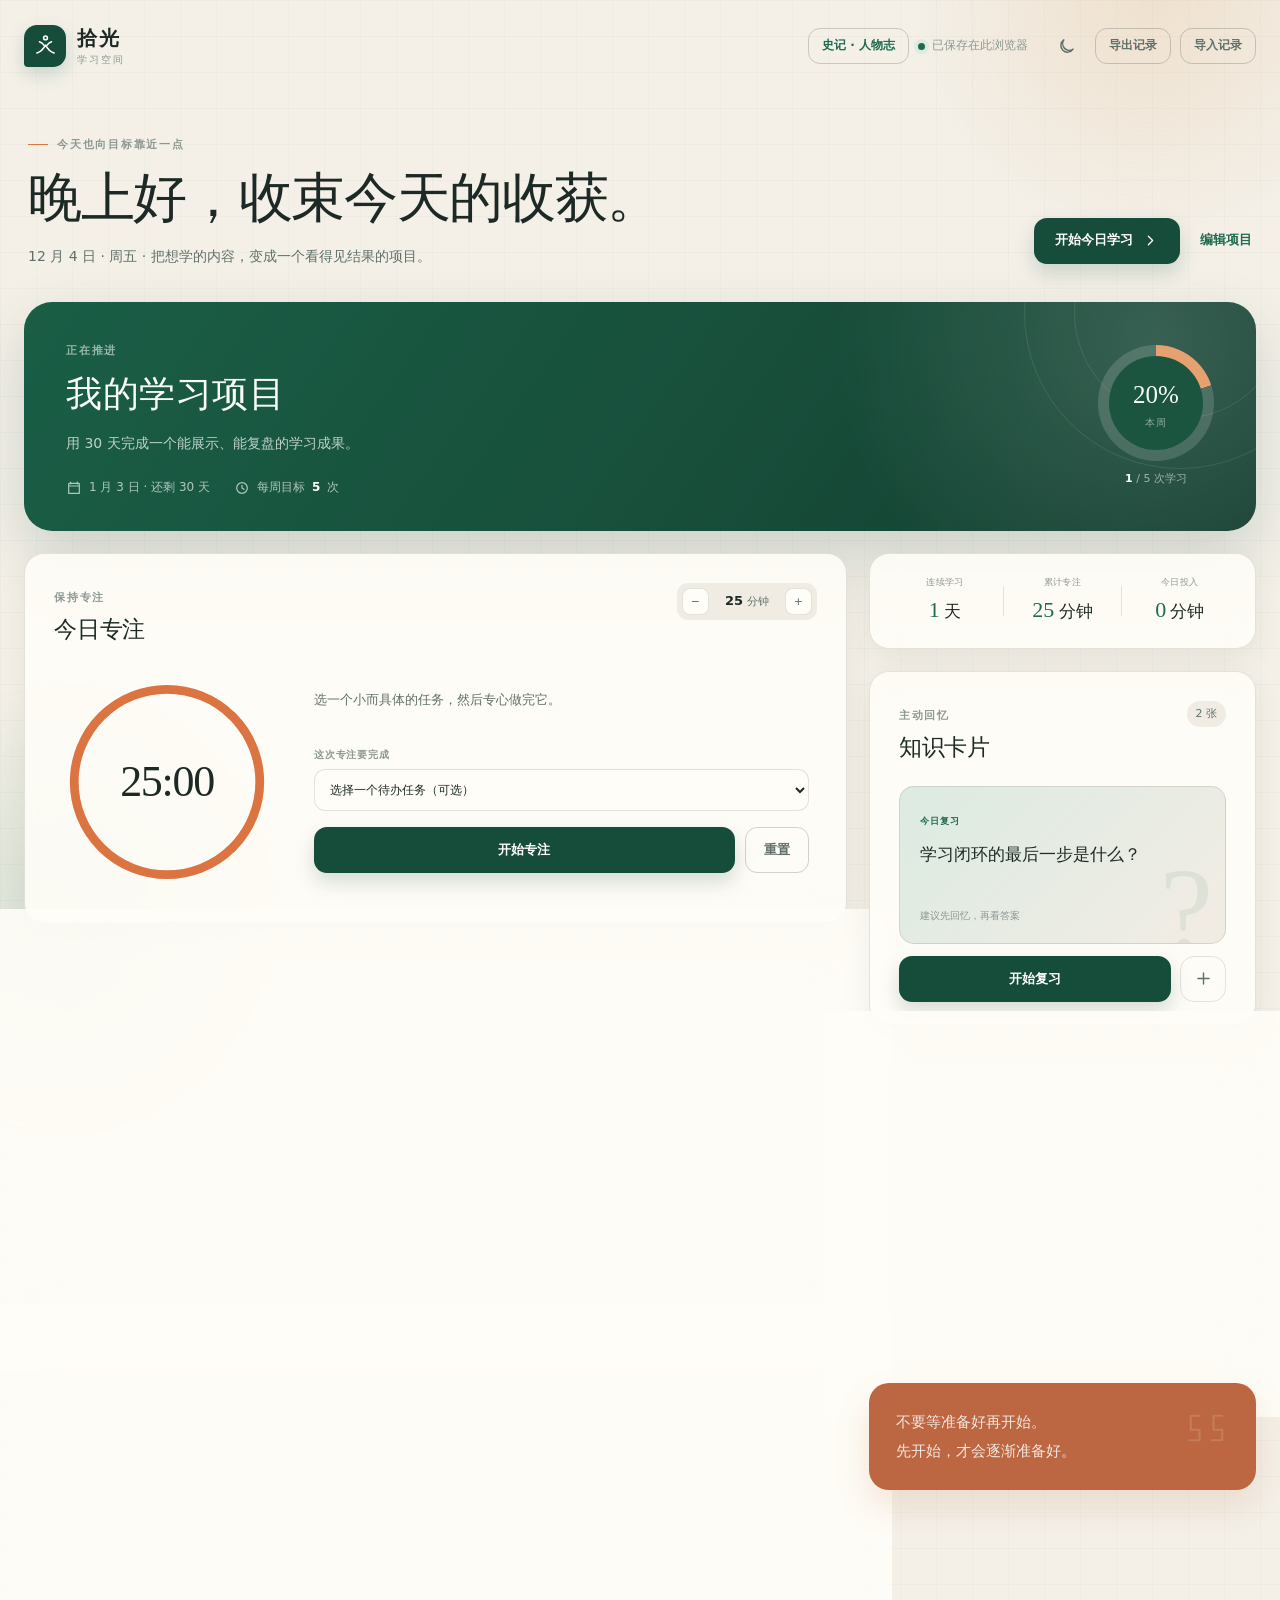
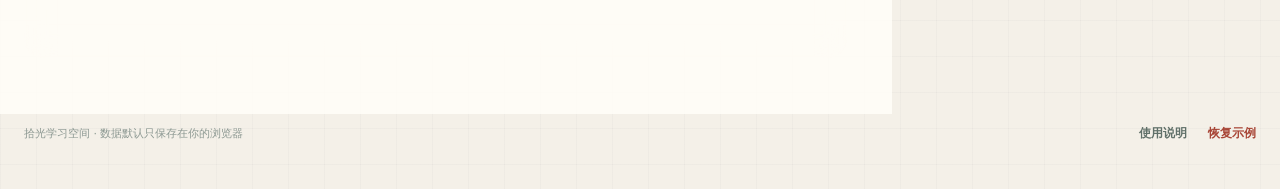
<file: index.html>
<!doctype html>
<html lang="zh-CN">
<head>
  <meta charset="utf-8">
  <meta name="viewport" content="width=device-width, initial-scale=1">
  <meta name="description" content="一个免费、轻量、在浏览器本地保存进度的学习项目空间。">
  <meta name="theme-color" content="#f4f0e8">
  <title>拾光 · 我的学习空间</title>
  <link rel="icon" href="assets/favicon.svg" type="image/svg+xml">
  <link rel="manifest" href="manifest.webmanifest">
  <link rel="stylesheet" href="styles.css">
</head>
<body>
  <div class="page-glow page-glow-one" aria-hidden="true"></div>
  <div class="page-glow page-glow-two" aria-hidden="true"></div>

  <header class="topbar">
    <a class="brand" href="#top" aria-label="返回学习空间顶部">
      <span class="brand-mark" aria-hidden="true">
        <svg viewBox="0 0 36 36" role="img">
          <path d="M8 25.5c4.3-1.3 7.5-4.4 10-9.1 2.5 4.7 5.7 7.8 10 9.1"/>
          <path d="M11 12.5c2.2.8 4 2.2 5.4 4.2M25 12.5c-2.2.8-4 2.2-5.4 4.2"/>
          <circle cx="18" cy="8" r="2.2"/>
        </svg>
      </span>
      <span>
        <strong>拾光</strong>
        <small>学习空间</small>
      </span>
    </a>

    <nav class="top-actions" aria-label="页面工具">
      <a class="secondary-button compact shiji-entry" href="shiji.html">史记 · 人物志</a>
      <span class="save-status"><i></i> 已保存在此浏览器</span>
      <button class="icon-button" id="themeButton" type="button" aria-label="切换深浅色主题" title="切换主题">
        <svg class="sun-icon" viewBox="0 0 24 24" aria-hidden="true">
          <circle cx="12" cy="12" r="4"></circle>
          <path d="M12 2v2M12 20v2M4.93 4.93l1.42 1.42M17.66 17.66l1.41 1.41M2 12h2M20 12h2M4.93 19.07l1.42-1.42M17.66 6.34l1.41-1.41"></path>
        </svg>
        <svg class="moon-icon" viewBox="0 0 24 24" aria-hidden="true">
          <path d="M20.4 15.4A8.5 8.5 0 0 1 8.6 3.6 8.5 8.5 0 1 0 20.4 15.4Z"></path>
        </svg>
      </button>
      <button class="secondary-button compact" id="exportButton" type="button">导出记录</button>
      <button class="secondary-button compact" id="importButton" type="button">导入记录</button>
      <input id="importFile" type="file" accept="application/json,.json" hidden>
    </nav>
  </header>

  <main id="top">
    <section class="hero">
      <div>
        <p class="eyebrow"><span></span> 今天也向目标靠近一点</p>
        <h1 id="greeting">早上好，开始学习吧。</h1>
        <p class="hero-copy" id="dateLine">把想学的内容，变成一个看得见结果的项目。</p>
      </div>
      <div class="hero-actions">
        <button class="primary-button" id="startTodayButton" type="button">
          开始今日学习
          <svg viewBox="0 0 24 24" aria-hidden="true"><path d="m9 18 6-6-6-6"></path></svg>
        </button>
        <button class="text-button" id="editProjectButton" type="button">编辑项目</button>
      </div>
    </section>

    <section class="project-banner" aria-labelledby="projectTitle">
      <div class="project-copy">
        <span class="section-kicker">正在推进</span>
        <h2 id="projectTitle">我的学习项目</h2>
        <p id="projectOutcome">用 30 天完成一个能展示、能复盘的学习成果。</p>
        <div class="project-meta">
          <span>
            <svg viewBox="0 0 24 24" aria-hidden="true"><path d="M7 3v3M17 3v3M4 9h16M5 5h14a1 1 0 0 1 1 1v14H4V6a1 1 0 0 1 1-1Z"></path></svg>
            <span id="deadlineLabel">目标日期</span>
          </span>
          <span>
            <svg viewBox="0 0 24 24" aria-hidden="true"><circle cx="12" cy="12" r="8"></circle><path d="M12 8v4l3 2"></path></svg>
            每周目标 <strong id="weeklyTargetLabel">5</strong> 次
          </span>
        </div>
      </div>
      <div class="progress-wrap" aria-label="本周学习进度">
        <div class="progress-ring" id="weeklyRing">
          <div class="progress-ring-inner">
            <strong id="weeklyProgress">0%</strong>
            <span>本周</span>
          </div>
        </div>
        <p><strong id="weeklyCount">0</strong> / <span id="weeklyGoal">5</span> 次学习</p>
      </div>
    </section>

    <div class="dashboard-grid">
      <div class="main-column">
        <section class="card focus-card" id="focusSection">
          <div class="card-heading">
            <div>
              <span class="section-kicker">保持专注</span>
              <h2>今日专注</h2>
            </div>
            <div class="duration-control" aria-label="调整专注时长">
              <button id="minusFiveButton" type="button" aria-label="减少五分钟">−</button>
              <span><strong id="focusMinutes">25</strong> 分钟</span>
              <button id="plusFiveButton" type="button" aria-label="增加五分钟">+</button>
            </div>
          </div>

          <div class="timer-panel">
            <div class="timer-visual">
              <svg viewBox="0 0 120 120" aria-hidden="true">
                <circle class="timer-track" cx="60" cy="60" r="53"></circle>
                <circle class="timer-progress" id="timerProgress" cx="60" cy="60" r="53"></circle>
              </svg>
              <div class="timer-time" id="timerDisplay" aria-live="polite">25:00</div>
            </div>
            <div class="timer-copy">
              <p id="timerHint">选一个小而具体的任务，然后专心做完它。</p>
              <label class="focus-task-label" for="focusTaskSelect">这次专注要完成</label>
              <select id="focusTaskSelect" class="select-input">
                <option value="">选择一个待办任务（可选）</option>
              </select>
              <div class="timer-actions">
                <button class="primary-button" id="timerButton" type="button">开始专注</button>
                <button class="secondary-button" id="resetTimerButton" type="button">重置</button>
              </div>
            </div>
          </div>
        </section>

        <section class="card tasks-card">
          <div class="card-heading">
            <div>
              <span class="section-kicker">把目标拆小</span>
              <h2>下一步行动</h2>
            </div>
            <span class="count-badge" id="taskCount">0 / 0</span>
          </div>

          <form class="quick-add" id="taskForm">
            <label class="sr-only" for="taskInput">添加一个学习任务</label>
            <input id="taskInput" type="text" maxlength="120" placeholder="写下一个 25 分钟能推进的动作…" autocomplete="off" required>
            <button class="add-button" type="submit" aria-label="添加任务">
              <svg viewBox="0 0 24 24" aria-hidden="true"><path d="M12 5v14M5 12h14"></path></svg>
              添加
            </button>
          </form>

          <div class="task-progress-line" aria-hidden="true"><span id="taskProgressBar"></span></div>
          <ul class="task-list" id="taskList"></ul>
          <div class="empty-state" id="taskEmpty" hidden>
            <span>01</span>
            <p>先写下一个足够小、今天就能开始的行动。</p>
          </div>
        </section>

        <section class="card rhythm-card">
          <div class="card-heading">
            <div>
              <span class="section-kicker">看见积累</span>
              <h2>本周学习节奏</h2>
            </div>
            <button class="text-button" id="logSessionButton" type="button">补记一次</button>
          </div>
          <div class="week-chart" id="weekChart" aria-label="最近七天学习分钟数"></div>
        </section>
      </div>

      <aside class="side-column">
        <section class="card stats-card">
          <div class="stat-item">
            <span>连续学习</span>
            <strong><b id="streakDays">0</b> 天</strong>
          </div>
          <div class="stat-divider"></div>
          <div class="stat-item">
            <span>累计专注</span>
            <strong><b id="totalMinutes">0</b> 分钟</strong>
          </div>
          <div class="stat-divider"></div>
          <div class="stat-item">
            <span>今日投入</span>
            <strong><b id="todayMinutes">0</b> 分钟</strong>
          </div>
        </section>

        <section class="card review-card">
          <div class="card-heading">
            <div>
              <span class="section-kicker">主动回忆</span>
              <h2>知识卡片</h2>
            </div>
            <span class="count-badge" id="cardCount">0 张</span>
          </div>
          <div class="review-preview" id="reviewPreview">
            <span class="review-label">今日复习</span>
            <p id="reviewQuestion">学习闭环的最后一步是什么？</p>
            <div class="review-meta"><span id="reviewDetail">还没有知识卡片</span></div>
          </div>
          <div class="button-row">
            <button class="primary-button full" id="practiceButton" type="button">开始复习</button>
            <button class="icon-button bordered" id="addCardButton" type="button" aria-label="添加知识卡片" title="添加知识卡片">
              <svg viewBox="0 0 24 24" aria-hidden="true"><path d="M12 5v14M5 12h14"></path></svg>
            </button>
          </div>
        </section>

        <section class="card loop-card">
          <span class="section-kicker">有效学习</span>
          <h2>用输出检验输入</h2>
          <ol class="loop-list">
            <li><span>1</span><div><strong>输入</strong><small>带着问题学，而不是从头看到尾。</small></div></li>
            <li><span>2</span><div><strong>练习</strong><small>立刻做一次，并记录卡住的地方。</small></div></li>
            <li><span>3</span><div><strong>输出</strong><small>讲给别人听，或做出一件小作品。</small></div></li>
            <li><span>4</span><div><strong>反馈</strong><small>根据结果修正下一轮行动。</small></div></li>
          </ol>
        </section>

        <section class="quote-card">
          <svg viewBox="0 0 32 32" aria-hidden="true"><path d="M10 9H5v8h5v6H4M23 9h-5v8h5v6h-6"></path></svg>
          <p>不要等准备好再开始。<br>先开始，才会逐渐准备好。</p>
        </section>
      </aside>
    </div>
  </main>

  <footer>
    <p>拾光学习空间 · 数据默认只保存在你的浏览器</p>
    <div>
      <button class="footer-button" id="helpButton" type="button">使用说明</button>
      <button class="footer-button danger-text" id="resetButton" type="button">恢复示例</button>
    </div>
  </footer>

  <dialog class="modal" id="projectDialog">
    <form id="projectForm" method="dialog">
      <div class="modal-heading">
        <div>
          <span class="section-kicker">项目设定</span>
          <h2>把学习变得具体</h2>
        </div>
        <button class="icon-button close-dialog" type="button" data-close-dialog="projectDialog" aria-label="关闭">×</button>
      </div>
      <label class="field">
        <span>项目名称</span>
        <input id="projectTitleInput" type="text" maxlength="60" required>
      </label>
      <label class="field">
        <span>完成后能做出什么？</span>
        <textarea id="projectOutcomeInput" rows="3" maxlength="240" required></textarea>
        <small>建议写成可验收的成果，例如“做出一份 5 页数据分析报告”。</small>
      </label>
      <div class="form-grid">
        <label class="field">
          <span>目标日期</span>
          <input id="projectDeadlineInput" type="date" required>
        </label>
        <label class="field">
          <span>每周学习次数</span>
          <input id="projectWeeklyInput" type="number" min="1" max="21" required>
        </label>
      </div>
      <div class="modal-actions">
        <button class="secondary-button close-dialog" type="button" data-close-dialog="projectDialog">取消</button>
        <button class="primary-button" type="submit">保存项目</button>
      </div>
    </form>
  </dialog>

  <dialog class="modal compact-modal" id="sessionDialog">
    <form id="sessionForm" method="dialog">
      <div class="modal-heading">
        <div>
          <span class="section-kicker">学习记录</span>
          <h2>补记一次学习</h2>
        </div>
        <button class="icon-button close-dialog" type="button" data-close-dialog="sessionDialog" aria-label="关闭">×</button>
      </div>
      <label class="field">
        <span>本次投入</span>
        <select id="sessionMinutesInput" class="select-input">
          <option value="15">15 分钟</option>
          <option value="25" selected>25 分钟</option>
          <option value="45">45 分钟</option>
          <option value="60">60 分钟</option>
          <option value="90">90 分钟</option>
        </select>
      </label>
      <label class="field">
        <span>完成了什么？</span>
        <input id="sessionNoteInput" type="text" maxlength="120" placeholder="例如：读完了第 1 章并做了笔记">
      </label>
      <div class="modal-actions">
        <button class="secondary-button close-dialog" type="button" data-close-dialog="sessionDialog">取消</button>
        <button class="primary-button" type="submit">记录学习</button>
      </div>
    </form>
  </dialog>

  <dialog class="modal compact-modal" id="cardDialog">
    <form id="cardForm" method="dialog">
      <div class="modal-heading">
        <div>
          <span class="section-kicker">主动回忆</span>
          <h2>添加知识卡片</h2>
        </div>
        <button class="icon-button close-dialog" type="button" data-close-dialog="cardDialog" aria-label="关闭">×</button>
      </div>
      <label class="field">
        <span>问题</span>
        <textarea id="cardQuestionInput" rows="2" maxlength="180" placeholder="一个具体、能检验理解的问题" required></textarea>
      </label>
      <label class="field">
        <span>答案</span>
        <textarea id="cardAnswerInput" rows="4" maxlength="600" placeholder="尽量用自己的话回答" required></textarea>
      </label>
      <div class="modal-actions">
        <button class="secondary-button close-dialog" type="button" data-close-dialog="cardDialog">取消</button>
        <button class="primary-button" type="submit">保存卡片</button>
      </div>
    </form>
  </dialog>

  <dialog class="modal review-dialog" id="reviewDialog">
    <div class="modal-heading">
      <div>
        <span class="section-kicker">回忆，再看答案</span>
        <h2>知识卡片</h2>
      </div>
      <button class="icon-button" id="closeReviewButton" type="button" aria-label="关闭">×</button>
    </div>
    <div class="flashcard" id="flashcard" tabindex="0" role="button" aria-label="点击显示答案">
      <span class="flashcard-side">问题</span>
      <p id="practiceQuestion"></p>
      <span class="flip-hint">想好后点击卡片查看答案</span>
      <div class="flashcard-answer" id="flashcardAnswer" hidden>
        <span class="flashcard-side">答案</span>
        <p id="practiceAnswer"></p>
      </div>
    </div>
    <div class="review-actions">
      <button class="secondary-button" id="deleteCardButton" type="button">删除此卡</button>
      <div>
        <button class="secondary-button" id="nextCardButton" type="button">下一张</button>
        <button class="primary-button" id="knownCardButton" type="button">已掌握，下一张</button>
      </div>
    </div>
    <p class="review-progress-text" id="reviewProgressText"></p>
  </dialog>

  <dialog class="modal compact-modal" id="helpDialog">
    <div class="modal-heading">
      <div>
        <span class="section-kicker">从这里开始</span>
        <h2>三步建立你的项目</h2>
      </div>
      <button class="icon-button close-dialog" type="button" data-close-dialog="helpDialog" aria-label="关闭">×</button>
    </div>
    <ol class="help-steps">
      <li><strong>定义成果</strong><span>先写清“学完后能做出什么”，不要只写“学会某知识”。</span></li>
      <li><strong>拆成行动</strong><span>每次任务控制在一个专注时段内，完成后立即勾选。</span></li>
      <li><strong>留下证据</strong><span>用知识卡片、作品或学习记录保存理解，方便以后复盘。</span></li>
    </ol>
    <p class="local-note">所有记录都保存在当前浏览器。清理浏览器数据或换设备前，请先使用“导出记录”备份。</p>
    <button class="primary-button full close-dialog" type="button" data-close-dialog="helpDialog">知道了</button>
  </dialog>

  <div class="toast" id="toast" role="status" aria-live="polite"></div>
  <script src="app.js"></script>
</body>
</html>
</file>
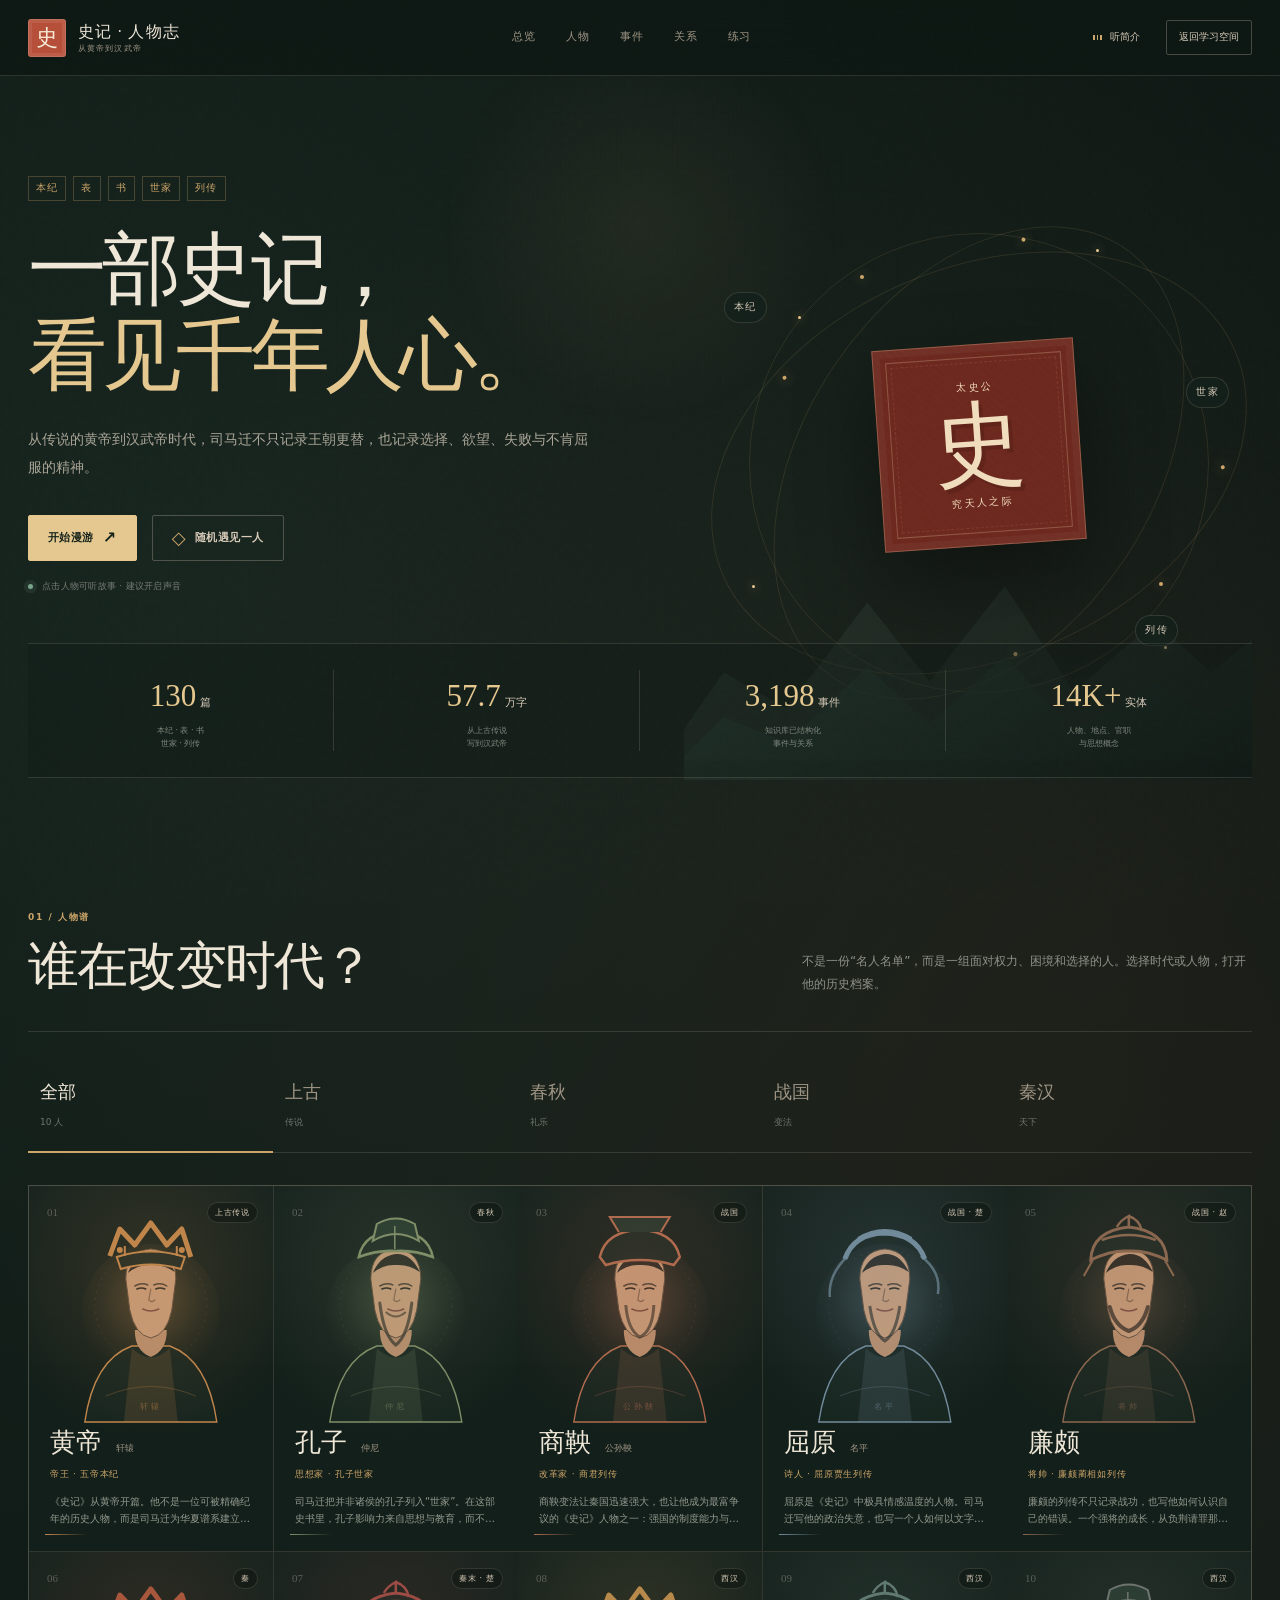
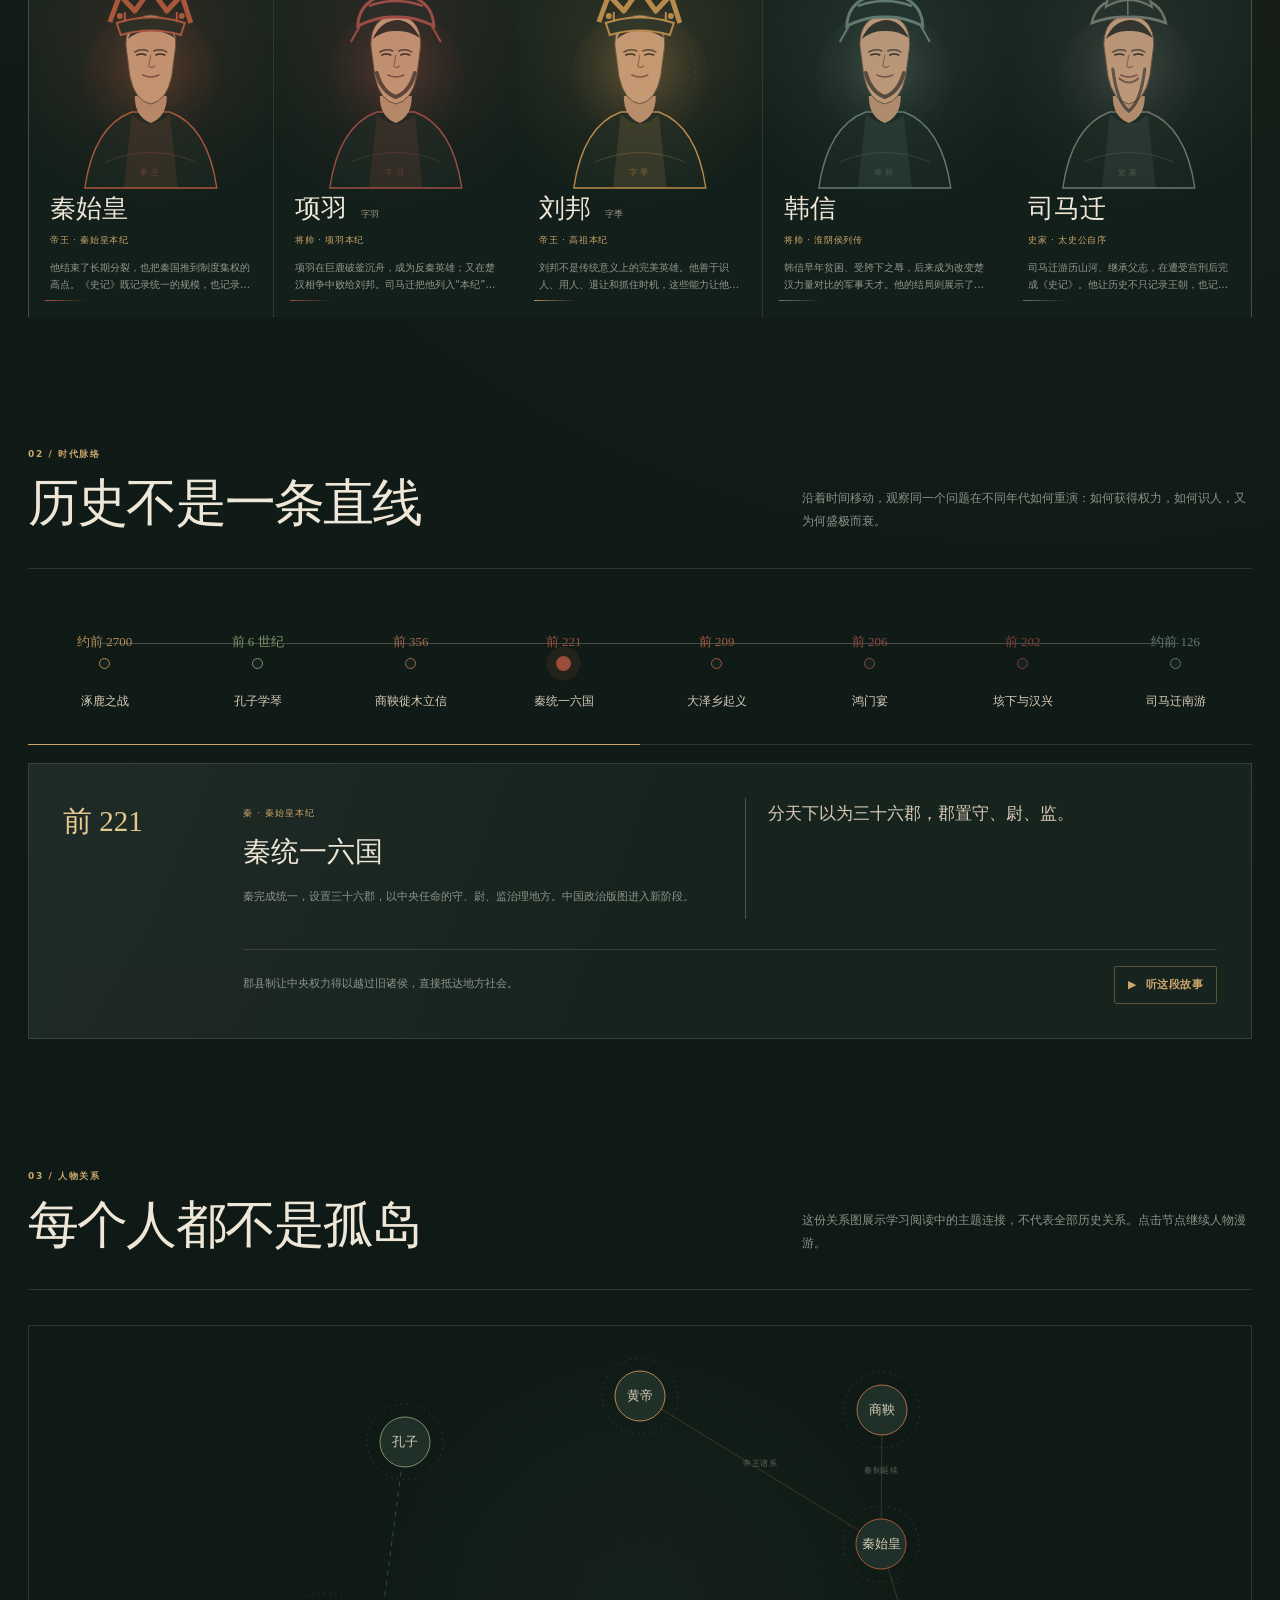
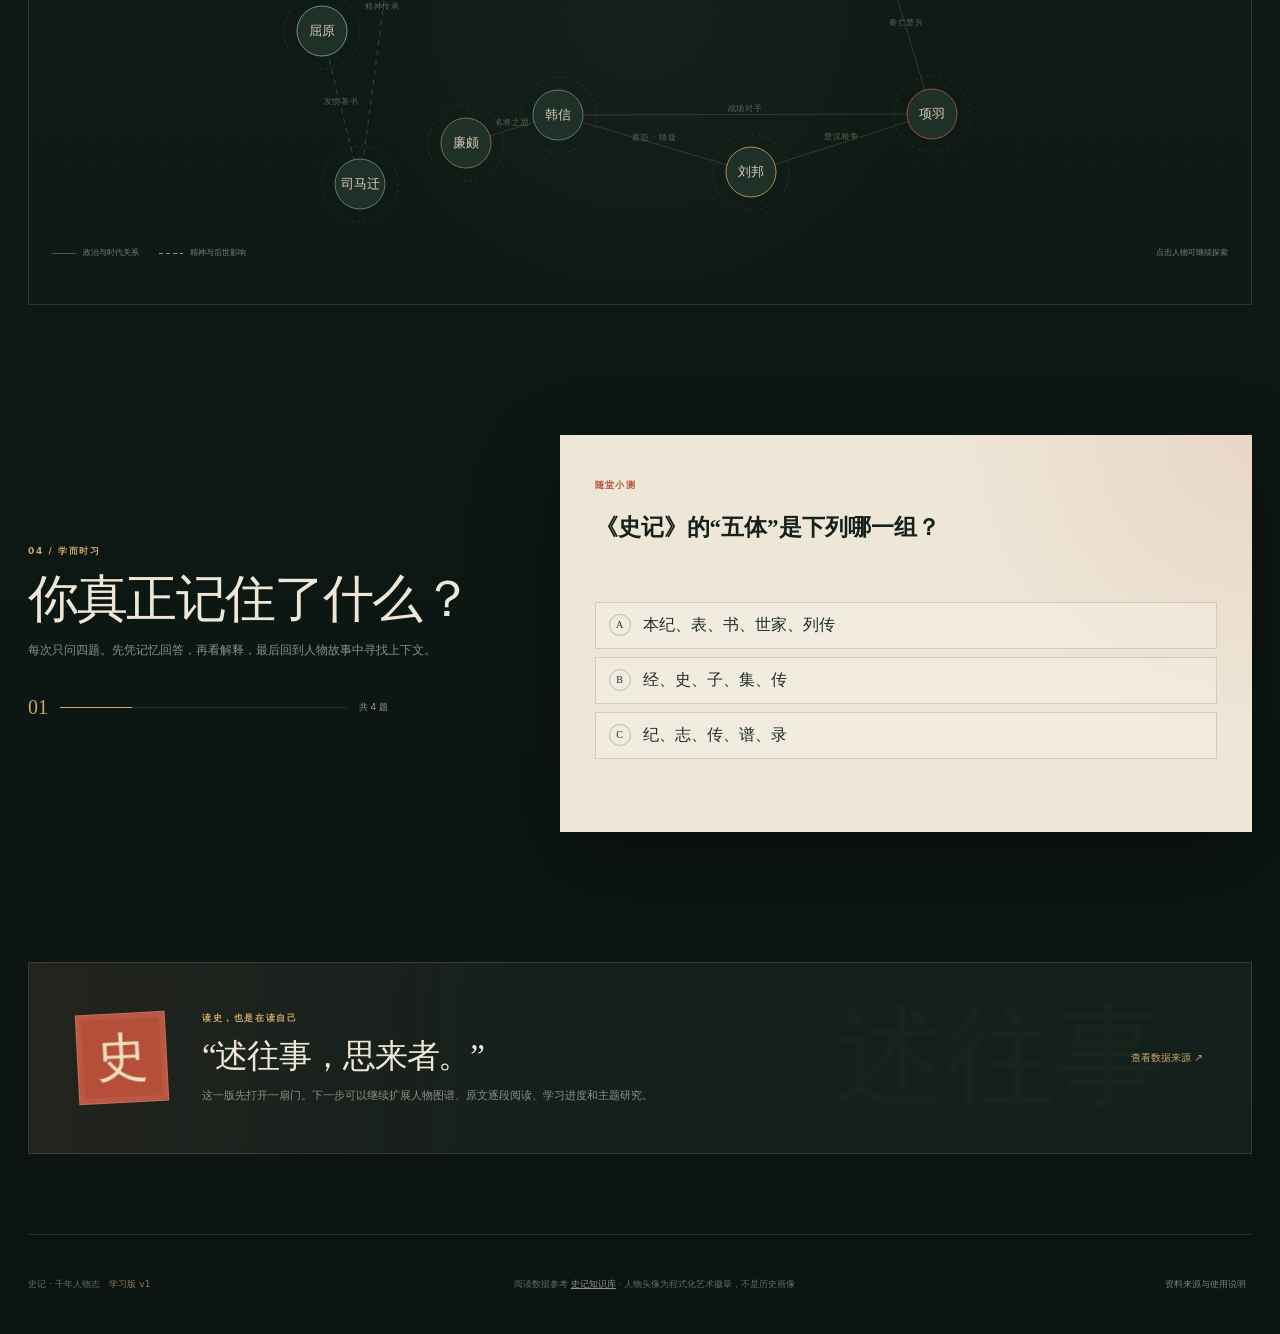
<file: shiji.html>
<!doctype html>
<html lang="zh-CN">
<head>
  <meta charset="utf-8">
  <meta name="viewport" content="width=device-width, initial-scale=1">
  <meta name="description" content="《史记》人物、事件与关系的互动学习空间。">
  <meta name="theme-color" content="#101a17">
  <title>史记 · 千年人物志</title>
  <link rel="icon" href="assets/favicon.svg" type="image/svg+xml">
  <link rel="stylesheet" href="shiji.css">
</head>
<body>
  <div class="grain" aria-hidden="true"></div>
  <div class="cursor-light" id="cursorLight" aria-hidden="true"></div>

  <header class="site-header">
    <a class="brand" href="index.html">
      <span class="brand-mark">史</span>
      <span>
        <strong>史记 · 人物志</strong>
        <small>从黄帝到汉武帝</small>
      </span>
    </a>
    <nav aria-label="页面导航">
      <a href="#overview">总览</a>
      <a href="#people">人物</a>
      <a href="#timeline">事件</a>
      <a href="#relations">关系</a>
      <a href="#practice">练习</a>
    </nav>
    <div class="header-actions">
      <button class="sound-toggle" id="introVoiceButton" type="button">
        <span class="sound-bars" aria-hidden="true"><i></i><i></i><i></i></span>
        听简介
      </button>
      <a class="back-link" href="index.html">返回学习空间</a>
    </div>
  </header>

  <main>
    <section class="hero" id="overview">
      <div class="hero-copy reveal">
        <p class="eyebrow"><span>本纪</span><span>表</span><span>书</span><span>世家</span><span>列传</span></p>
        <h1>一部史记，<br><em>看见千年人心。</em></h1>
        <p class="hero-lead">从传说的黄帝到汉武帝时代，司马迁不只记录王朝更替，也记录选择、欲望、失败与不肯屈服的精神。</p>
        <div class="hero-actions">
          <a class="primary-button" href="#people">开始漫游 <span>↗</span></a>
          <button class="ghost-button" id="randomCharacterButton" type="button">
            <span class="shuffle-icon">◇</span> 随机遇见一人
          </button>
        </div>
        <p class="reading-note">
          <span></span> 点击人物可听故事 · 建议开启声音
        </p>
      </div>

      <div class="hero-art reveal" id="heroArt" aria-hidden="true">
        <div class="orbit orbit-one"></div>
        <div class="orbit orbit-two"></div>
        <div class="orbit orbit-three"></div>
        <div class="seal">
          <span class="seal-top">太史公</span>
          <strong>史</strong>
          <span class="seal-bottom">究天人之际</span>
        </div>
        <span class="orbit-label label-one">本纪</span>
        <span class="orbit-label label-two">世家</span>
        <span class="orbit-label label-three">列传</span>
        <span class="hero-star star-one"></span>
        <span class="hero-star star-two"></span>
        <span class="hero-star star-three"></span>
        <span class="hero-star star-four"></span>
        <div class="mountain mountain-back"></div>
        <div class="mountain mountain-front"></div>
      </div>

      <div class="hero-stats reveal">
        <div><strong>130</strong><span>篇</span><small>本纪 · 表 · 书<br>世家 · 列传</small></div>
        <div><strong>57.7</strong><span>万字</span><small>从上古传说<br>写到汉武帝</small></div>
        <div><strong>3,198</strong><span>事件</span><small>知识库已结构化<br>事件与关系</small></div>
        <div><strong>14K+</strong><span>实体</span><small>人物、地点、官职<br>与思想概念</small></div>
      </div>
    </section>

    <section class="section people-section" id="people">
      <div class="section-heading reveal">
        <div>
          <p class="section-index">01 / 人物谱</p>
          <h2>谁在改变时代？</h2>
        </div>
        <p>不是一份“名人名单”，而是一组面对权力、困境和选择的人。选择时代或人物，打开他的历史档案。</p>
      </div>

      <div class="era-filter reveal" id="eraFilter" role="tablist" aria-label="按时代筛选人物">
        <button class="era-button active" type="button" data-era="all" role="tab" aria-selected="true">
          <span>全部</span><small>10 人</small>
        </button>
        <button class="era-button" type="button" data-era="ancient" role="tab" aria-selected="false">
          <span>上古</span><small>传说</small>
        </button>
        <button class="era-button" type="button" data-era="spring" role="tab" aria-selected="false">
          <span>春秋</span><small>礼乐</small>
        </button>
        <button class="era-button" type="button" data-era="warring" role="tab" aria-selected="false">
          <span>战国</span><small>变法</small>
        </button>
        <button class="era-button" type="button" data-era="qinhan" role="tab" aria-selected="false">
          <span>秦汉</span><small>天下</small>
        </button>
      </div>

      <div class="character-grid" id="characterGrid" aria-live="polite"></div>
    </section>

    <section class="section timeline-section" id="timeline">
      <div class="section-heading reveal">
        <div>
          <p class="section-index">02 / 时代脉络</p>
          <h2>历史不是一条直线</h2>
        </div>
        <p>沿着时间移动，观察同一个问题在不同年代如何重演：如何获得权力，如何识人，又为何盛极而衰。</p>
      </div>

      <div class="timeline-shell reveal">
        <div class="timeline-track" id="timelineTrack" aria-label="史记重要事件时间线"></div>
        <div class="timeline-progress"><span id="timelineProgress"></span></div>
      </div>
      <div class="event-detail" id="eventDetail">
        <div class="event-year" id="eventYear">前 221</div>
        <div class="event-main">
          <span class="event-chapter" id="eventChapter">秦始皇本纪</span>
          <h3 id="eventTitle">秦统一六国</h3>
          <p id="eventSummary"></p>
        </div>
        <blockquote id="eventQuote"></blockquote>
        <div class="event-tools">
          <p id="eventPlain"></p>
          <button class="read-button" id="readEventButton" type="button">
            <span class="play-icon">▶</span> 听这段故事
          </button>
        </div>
      </div>
    </section>

    <section class="section relations-section" id="relations">
      <div class="section-heading reveal">
        <div>
          <p class="section-index">03 / 人物关系</p>
          <h2>每个人都不是孤岛</h2>
        </div>
        <p>这份关系图展示学习阅读中的主题连接，不代表全部历史关系。点击节点继续人物漫游。</p>
      </div>
      <div class="relation-shell reveal">
        <svg id="relationMap" viewBox="0 0 900 520" role="img" aria-label="史记人物关系图"></svg>
        <div class="relation-legend">
          <span><i class="line-solid"></i> 政治与时代关系</span>
          <span><i class="line-dashed"></i> 精神与后世影响</span>
          <span class="relation-tip">点击人物可继续探索</span>
        </div>
      </div>
    </section>

    <section class="section practice-section" id="practice">
      <div class="practice-intro reveal">
        <p class="section-index">04 / 学而时习</p>
        <h2>你真正记住了什么？</h2>
        <p>每次只问四题。先凭记忆回答，再看解释，最后回到人物故事中寻找上下文。</p>
        <div class="quiz-progress">
          <span id="quizNumber">01</span>
          <div><i id="quizProgress"></i></div>
          <small>共 4 题</small>
        </div>
      </div>
      <div class="quiz-card reveal" id="quizCard">
        <span class="quiz-label">随堂小测</span>
        <h3 id="quizQuestion"></h3>
        <div class="quiz-options" id="quizOptions"></div>
        <div class="quiz-feedback" id="quizFeedback" hidden></div>
        <button class="text-button" id="nextQuizButton" type="button">下一题 <span>→</span></button>
      </div>
    </section>

    <section class="closing reveal">
      <span class="closing-mark">史</span>
      <div>
        <p class="section-index">读史，也是在读自己</p>
        <h2>“述往事，思来者。”</h2>
        <p>这一版先打开一扇门。下一步可以继续扩展人物图谱、原文逐段阅读、学习进度和主题研究。</p>
      </div>
      <a href="https://github.com/baojie/shiji-kb" target="_blank" rel="noreferrer">查看数据来源 ↗</a>
    </section>
  </main>

  <footer>
    <p>史记 · 千年人物志 <span>学习版 v1</span></p>
    <p>
      阅读数据参考
      <a href="https://github.com/baojie/shiji-kb" target="_blank" rel="noreferrer">史记知识库</a>
      · 人物头像为程式化艺术徽章，不是历史画像
    </p>
    <button id="sourceButton" type="button">资料来源与使用说明</button>
  </footer>

  <dialog class="character-dialog" id="characterDialog">
    <button class="dialog-close" id="closeCharacterButton" type="button" aria-label="关闭人物档案">×</button>
    <div class="dialog-layout">
      <div class="dialog-portrait" id="dialogPortrait"></div>
      <div class="dialog-content">
        <div class="dialog-heading">
          <div>
            <span class="dialog-era" id="dialogEra"></span>
            <h2 id="dialogName"></h2>
            <p id="dialogTitle"></p>
          </div>
          <span class="dialog-chapter" id="dialogChapter"></span>
        </div>
        <div class="dialog-meta">
          <span id="dialogYears"></span>
          <span id="dialogCategory"></span>
        </div>
        <p class="dialog-summary" id="dialogSummary"></p>
        <div class="story-block">
          <span class="block-label">一段故事</span>
          <p id="dialogStory"></p>
        </div>
        <blockquote class="original-quote">
          <span class="block-label">《史记》原文 · 简体转写</span>
          <p id="dialogQuote"></p>
          <cite id="dialogCite"></cite>
        </blockquote>
        <p class="plain-note" id="dialogPlain"></p>
        <div class="dialog-tags" id="dialogTags"></div>
        <div class="dialog-actions">
          <button class="primary-button voice-button" id="readCharacterButton" type="button">
            <span class="audio-wave" aria-hidden="true"><i></i><i></i><i></i><i></i></span>
            听人物故事
          </button>
          <button class="ghost-button" id="characterSourceButton" type="button">原文出处</button>
        </div>
        <div class="connections-block">
          <span class="block-label">继续遇见</span>
          <div id="dialogConnections"></div>
        </div>
      </div>
    </div>
  </dialog>

  <dialog class="source-dialog" id="sourceDialog">
    <button class="dialog-close" id="closeSourceButton" type="button" aria-label="关闭">×</button>
    <p class="section-index">资料来源</p>
    <h2>关于这一页</h2>
    <p>总览统计、人物与事件原始段落参考 <a href="https://github.com/baojie/shiji-kb" target="_blank" rel="noreferrer">baojie/shiji-kb</a>，摘句为方便网页阅读转写为简体并去除实体标注符号。该项目的标注数据声明采用 CC BY-NC-SA 4.0，适合非商业学习与研究。</p>
    <p>本页只选取少量人物与事件，并补充了现代导读、视觉设计和交互，不是《史记》全文，也不替代学术校勘。人物头像是程式化 SVG 艺术徽章，并非历史画像。</p>
    <p>朗读使用浏览器内置的语音合成功能，不意味着朗读字音等同于古代读音。不同系统的中文语音效果可能不同。</p>
    <button class="primary-button close-source" id="closeSourceBottomButton" type="button">继续阅读</button>
  </dialog>

  <div class="voice-player" id="voicePlayer" aria-live="polite">
    <div class="voice-bars"><i></i><i></i><i></i><i></i><i></i></div>
    <div>
      <strong id="voiceTitle">正在朗读</strong>
      <span id="voiceSubtitle">浏览器本地语音</span>
    </div>
    <button id="stopVoiceButton" type="button" aria-label="停止朗读">停止</button>
  </div>

  <div class="toast" id="toast" role="status" aria-live="polite"></div>
  <script src="shiji-data.js"></script>
  <script src="shiji.js"></script>
</body>
</html>
</file>
<file: styles.css>
:root {
  --bg: #f4f0e8;
  --surface: rgba(255, 253, 248, 0.88);
  --surface-solid: #fffdf8;
  --surface-muted: #f0ece4;
  --ink: #1d2924;
  --ink-soft: #607069;
  --ink-faint: #8c9892;
  --line: rgba(29, 41, 36, 0.12);
  --line-strong: rgba(29, 41, 36, 0.2);
  --green: #1f6b4f;
  --green-deep: #164d3a;
  --green-soft: #dcebe2;
  --orange: #dc7441;
  --orange-soft: #f8e2d5;
  --danger: #a84536;
  --shadow: 0 22px 60px rgba(47, 56, 49, 0.08);
  --shadow-small: 0 10px 30px rgba(47, 56, 49, 0.07);
  --radius-xl: 28px;
  --radius-lg: 20px;
  --radius-md: 14px;
  --font-serif: "Songti SC", "STSong", "Noto Serif CJK SC", Georgia, serif;
  --font-sans: "Noto Sans SC", "Microsoft YaHei", "PingFang SC", system-ui, sans-serif;
}

body[data-theme="dark"] {
  --bg: #141b18;
  --surface: rgba(28, 38, 33, 0.9);
  --surface-solid: #1c2621;
  --surface-muted: #24312b;
  --ink: #edf3ee;
  --ink-soft: #aebdb5;
  --ink-faint: #83928a;
  --line: rgba(234, 244, 237, 0.11);
  --line-strong: rgba(234, 244, 237, 0.2);
  --green: #6fbd97;
  --green-deep: #9dd7b8;
  --green-soft: #294a3b;
  --orange: #f09b6f;
  --orange-soft: #4a3127;
  --danger: #ef9a8b;
  --shadow: 0 22px 60px rgba(0, 0, 0, 0.18);
  --shadow-small: 0 10px 30px rgba(0, 0, 0, 0.16);
}

* {
  box-sizing: border-box;
}

[hidden] {
  display: none !important;
}

html {
  scroll-behavior: smooth;
}

body {
  margin: 0;
  min-width: 320px;
  color: var(--ink);
  background:
    linear-gradient(rgba(29, 41, 36, 0.025) 1px, transparent 1px),
    linear-gradient(90deg, rgba(29, 41, 36, 0.025) 1px, transparent 1px),
    var(--bg);
  background-size: 36px 36px;
  font-family: var(--font-sans);
  line-height: 1.6;
  transition: color 180ms ease, background-color 180ms ease;
}

button,
input,
textarea,
select {
  font: inherit;
}

button {
  color: inherit;
}

button,
a,
input,
textarea,
select,
[tabindex] {
  outline: none;
}

button:focus-visible,
a:focus-visible,
input:focus-visible,
textarea:focus-visible,
select:focus-visible,
[tabindex]:focus-visible {
  box-shadow: 0 0 0 3px var(--orange-soft), 0 0 0 5px var(--orange);
}

svg {
  display: block;
  fill: none;
  stroke: currentColor;
  stroke-linecap: round;
  stroke-linejoin: round;
  stroke-width: 1.8;
}

.sr-only {
  position: absolute;
  width: 1px;
  height: 1px;
  padding: 0;
  margin: -1px;
  overflow: hidden;
  clip: rect(0, 0, 0, 0);
  white-space: nowrap;
  border: 0;
}

.page-glow {
  position: fixed;
  z-index: -1;
  border-radius: 50%;
  filter: blur(8px);
  pointer-events: none;
}

.page-glow-one {
  width: 500px;
  height: 500px;
  top: -250px;
  right: -120px;
  background: radial-gradient(circle, rgba(223, 174, 120, 0.23), transparent 68%);
}

.page-glow-two {
  width: 460px;
  height: 460px;
  bottom: -240px;
  left: -180px;
  background: radial-gradient(circle, rgba(79, 148, 113, 0.16), transparent 68%);
}

.topbar {
  width: min(1240px, calc(100% - 48px));
  height: 92px;
  margin: 0 auto;
  display: flex;
  align-items: center;
  justify-content: space-between;
  gap: 24px;
}

.brand {
  display: inline-flex;
  align-items: center;
  gap: 11px;
  color: var(--ink);
  text-decoration: none;
}

.brand-mark {
  display: grid;
  place-items: center;
  width: 42px;
  height: 42px;
  color: var(--surface-solid);
  background: var(--green-deep);
  border-radius: 13px 13px 13px 4px;
  box-shadow: 0 7px 18px rgba(31, 107, 79, 0.2);
}

.brand-mark svg {
  width: 31px;
  height: 31px;
}

.brand > span:last-child {
  display: flex;
  flex-direction: column;
  line-height: 1.1;
}

.brand strong {
  font-family: var(--font-serif);
  font-size: 20px;
  letter-spacing: 0.1em;
}

.brand small {
  margin-top: 5px;
  color: var(--ink-faint);
  font-size: 10px;
  letter-spacing: 0.2em;
  text-transform: uppercase;
}

.top-actions {
  display: flex;
  align-items: center;
  gap: 9px;
}

.save-status {
  display: flex;
  align-items: center;
  gap: 7px;
  margin-right: 10px;
  color: var(--ink-faint);
  font-size: 12px;
}

.save-status i {
  width: 7px;
  height: 7px;
  background: var(--green);
  border-radius: 50%;
  box-shadow: 0 0 0 4px var(--green-soft);
}

.icon-button,
.secondary-button,
.primary-button,
.text-button,
.footer-button,
.add-button {
  border: 0;
  cursor: pointer;
  transition: transform 160ms ease, background-color 160ms ease, color 160ms ease, border-color 160ms ease;
}

.icon-button {
  display: inline-grid;
  place-items: center;
  width: 39px;
  height: 39px;
  padding: 0;
  color: var(--ink-soft);
  background: transparent;
  border-radius: 50%;
}

.icon-button:hover {
  background: var(--surface-muted);
  color: var(--ink);
}

.icon-button svg {
  width: 19px;
  height: 19px;
}

.icon-button.bordered {
  width: 46px;
  height: 46px;
  border: 1px solid var(--line);
  border-radius: var(--radius-md);
}

.sun-icon {
  display: none;
}

body[data-theme="dark"] .sun-icon {
  display: block;
}

body[data-theme="dark"] .moon-icon {
  display: none;
}

.secondary-button {
  min-height: 43px;
  padding: 0 18px;
  color: var(--ink-soft);
  background: transparent;
  border: 1px solid var(--line-strong);
  border-radius: 12px;
  font-size: 13px;
  font-weight: 650;
}

.secondary-button:hover {
  color: var(--ink);
  background: var(--surface-muted);
  border-color: var(--line-strong);
}

.secondary-button.compact {
  min-height: 36px;
  padding: 0 13px;
  font-size: 12px;
}

.shiji-entry {
  display: inline-flex;
  align-items: center;
  color: var(--green);
  text-decoration: none;
}

.primary-button {
  display: inline-flex;
  align-items: center;
  justify-content: center;
  gap: 9px;
  min-height: 46px;
  padding: 0 21px;
  color: #fff;
  background: var(--green-deep);
  border-radius: 13px;
  box-shadow: 0 9px 20px rgba(22, 77, 58, 0.18);
  font-size: 13px;
  font-weight: 700;
}

body[data-theme="dark"] .primary-button {
  color: #14231b;
}

.primary-button:hover {
  background: var(--green);
  transform: translateY(-1px);
}

.primary-button:active,
.secondary-button:active,
.add-button:active {
  transform: translateY(1px);
}

.primary-button svg {
  width: 17px;
  height: 17px;
}

.primary-button.full {
  flex: 1;
  width: 100%;
}

.text-button,
.footer-button {
  padding: 3px 0;
  color: var(--green);
  background: transparent;
  font-size: 13px;
  font-weight: 700;
}

.text-button {
  border-bottom: 1px solid transparent;
}

.text-button:hover,
.footer-button:hover {
  border-color: currentColor;
}

.footer-button {
  color: var(--ink-soft);
  font-size: 12px;
}

.danger-text {
  color: var(--danger);
}

main {
  width: min(1240px, calc(100% - 48px));
  margin: 0 auto;
}

.hero {
  display: flex;
  align-items: flex-end;
  justify-content: space-between;
  gap: 32px;
  padding: 44px 4px 34px;
}

.eyebrow,
.section-kicker {
  color: var(--ink-faint);
  font-size: 11px;
  font-weight: 700;
  letter-spacing: 0.16em;
  text-transform: uppercase;
}

.eyebrow {
  display: flex;
  align-items: center;
  gap: 9px;
  margin: 0 0 12px;
}

.eyebrow span {
  width: 20px;
  height: 1px;
  background: var(--orange);
}

.hero h1 {
  max-width: 740px;
  margin: 0;
  font-family: var(--font-serif);
  font-size: clamp(32px, 4.2vw, 54px);
  font-weight: 500;
  line-height: 1.22;
  letter-spacing: -0.025em;
}

.hero-copy {
  margin: 14px 0 0;
  color: var(--ink-soft);
  font-size: 14px;
}

.hero-actions {
  display: flex;
  align-items: center;
  gap: 20px;
  padding-bottom: 4px;
  flex-shrink: 0;
}

.project-banner {
  position: relative;
  overflow: hidden;
  display: flex;
  align-items: center;
  justify-content: space-between;
  gap: 28px;
  min-height: 212px;
  padding: 34px 42px;
  color: #f9fbf8;
  background:
    radial-gradient(circle at 92% 18%, rgba(255, 255, 255, 0.15), transparent 28%),
    linear-gradient(125deg, #1a5e46 0%, #174e3a 58%, #143e30 100%);
  border-radius: var(--radius-xl);
  box-shadow: 0 24px 58px rgba(21, 74, 55, 0.18);
}

.project-banner::before,
.project-banner::after {
  content: "";
  position: absolute;
  border: 1px solid rgba(255, 255, 255, 0.1);
  border-radius: 50%;
}

.project-banner::before {
  width: 310px;
  height: 310px;
  right: -80px;
  top: -145px;
}

.project-banner::after {
  width: 210px;
  height: 210px;
  right: -30px;
  top: -95px;
}

.project-copy {
  position: relative;
  z-index: 1;
  max-width: 720px;
}

.project-banner .section-kicker {
  color: rgba(255, 255, 255, 0.55);
}

.project-copy h2 {
  margin: 5px 0 8px;
  font-family: var(--font-serif);
  font-size: clamp(25px, 3vw, 36px);
  font-weight: 500;
  letter-spacing: 0.015em;
}

.project-copy > p {
  margin: 0;
  color: rgba(255, 255, 255, 0.72);
  font-size: 14px;
}

.project-meta {
  display: flex;
  flex-wrap: wrap;
  gap: 10px 24px;
  margin-top: 24px;
  color: rgba(255, 255, 255, 0.66);
  font-size: 12px;
}

.project-meta span {
  display: flex;
  align-items: center;
  gap: 7px;
}

.project-meta svg {
  width: 16px;
  height: 16px;
}

.project-meta strong {
  color: #fff;
  font-weight: 700;
}

.progress-wrap {
  position: relative;
  z-index: 1;
  display: flex;
  flex-direction: column;
  align-items: center;
  flex-shrink: 0;
}

.progress-ring {
  display: grid;
  place-items: center;
  width: 116px;
  height: 116px;
  background: conic-gradient(#e6a170 var(--progress, 0%), rgba(255, 255, 255, 0.15) 0);
  border-radius: 50%;
}

.progress-ring-inner {
  display: flex;
  align-items: center;
  justify-content: center;
  flex-direction: column;
  width: 94px;
  height: 94px;
  background: #1b5540;
  border-radius: 50%;
}

.progress-ring strong {
  font-family: var(--font-serif);
  font-size: 25px;
  font-weight: 500;
}

.progress-ring span {
  color: rgba(255, 255, 255, 0.5);
  font-size: 10px;
  letter-spacing: 0.12em;
}

.progress-wrap > p {
  margin: 9px 0 0;
  color: rgba(255, 255, 255, 0.56);
  font-size: 11px;
}

.progress-wrap > p strong {
  color: #fff;
}

.dashboard-grid {
  display: grid;
  grid-template-columns: minmax(0, 1.7fr) minmax(310px, 0.8fr);
  gap: 22px;
  margin-top: 22px;
  align-items: start;
}

.main-column,
.side-column {
  display: grid;
  gap: 22px;
}

.card {
  padding: 29px;
  background: var(--surface);
  border: 1px solid var(--line);
  border-radius: var(--radius-lg);
  box-shadow: var(--shadow-small);
  backdrop-filter: blur(14px);
}

.card-heading {
  display: flex;
  align-items: flex-start;
  justify-content: space-between;
  gap: 18px;
}

.card-heading h2,
.loop-card h2 {
  margin: 3px 0 0;
  font-family: var(--font-serif);
  font-size: 23px;
  font-weight: 500;
  letter-spacing: -0.01em;
}

.duration-control {
  display: flex;
  align-items: center;
  gap: 9px;
  padding: 5px;
  color: var(--ink-soft);
  background: var(--surface-muted);
  border-radius: 11px;
  font-size: 11px;
}

.duration-control button {
  display: grid;
  place-items: center;
  width: 27px;
  height: 27px;
  padding: 0;
  color: var(--ink-soft);
  background: var(--surface-solid);
  border: 1px solid var(--line);
  border-radius: 8px;
  cursor: pointer;
}

.duration-control span {
  min-width: 58px;
  text-align: center;
}

.duration-control strong {
  color: var(--ink);
  font-size: 13px;
}

.timer-panel {
  display: grid;
  grid-template-columns: 220px 1fr;
  align-items: center;
  gap: 32px;
  padding: 28px 8px 6px;
}

.timer-visual {
  position: relative;
  display: grid;
  place-items: center;
  width: 210px;
  height: 210px;
}

.timer-visual svg {
  position: absolute;
  inset: 0;
  width: 100%;
  height: 100%;
  transform: rotate(-90deg);
}

.timer-track,
.timer-progress {
  fill: none;
  stroke-width: 5;
}

.timer-track {
  stroke: var(--surface-muted);
}

.timer-progress {
  stroke: var(--orange);
  stroke-dasharray: 333;
  stroke-dashoffset: 0;
  transition: stroke-dashoffset 350ms linear;
}

.timer-time {
  font-family: var(--font-serif);
  font-size: 44px;
  font-variant-numeric: tabular-nums;
  letter-spacing: -0.03em;
}

.timer-copy > p {
  min-height: 44px;
  margin: 0 0 13px;
  color: var(--ink-soft);
  font-size: 13px;
}

.focus-task-label {
  display: block;
  margin-bottom: 6px;
  color: var(--ink-faint);
  font-size: 10px;
  font-weight: 700;
  letter-spacing: 0.08em;
}

.select-input,
.quick-add input,
.field input,
.field textarea {
  width: 100%;
  color: var(--ink);
  background: var(--surface-solid);
  border: 1px solid var(--line);
  border-radius: 11px;
}

.select-input {
  height: 42px;
  padding: 0 11px;
  font-size: 12px;
}

.timer-actions {
  display: flex;
  gap: 10px;
  margin-top: 16px;
}

.timer-actions .primary-button {
  flex: 1;
}

.count-badge {
  padding: 4px 9px;
  color: var(--ink-soft);
  background: var(--surface-muted);
  border-radius: 999px;
  font-size: 11px;
  font-variant-numeric: tabular-nums;
}

.quick-add {
  display: flex;
  gap: 9px;
  margin-top: 21px;
}

.quick-add input {
  flex: 1;
  min-width: 0;
  height: 45px;
  padding: 0 14px;
  font-size: 13px;
}

.quick-add input::placeholder,
.field input::placeholder,
.field textarea::placeholder {
  color: var(--ink-faint);
}

.quick-add input:focus,
.field input:focus,
.field textarea:focus,
.select-input:focus {
  border-color: var(--green);
}

.add-button {
  display: flex;
  align-items: center;
  gap: 6px;
  height: 45px;
  padding: 0 17px;
  color: #fff;
  background: var(--green-deep);
  border-radius: 11px;
  font-size: 12px;
  font-weight: 700;
}

body[data-theme="dark"] .add-button {
  color: #14231b;
}

.add-button svg {
  width: 16px;
  height: 16px;
}

.task-progress-line {
  height: 3px;
  margin: 18px 0 2px;
  overflow: hidden;
  background: var(--surface-muted);
  border-radius: 99px;
}

.task-progress-line span {
  display: block;
  width: 0;
  height: 100%;
  background: var(--orange);
  border-radius: inherit;
  transition: width 240ms ease;
}

.task-list {
  display: grid;
  margin: 7px 0 0;
  padding: 0;
  list-style: none;
}

.task-item {
  display: flex;
  align-items: center;
  gap: 12px;
  min-height: 51px;
  border-bottom: 1px solid var(--line);
}

.task-item:last-child {
  border-bottom: 0;
}

.task-check {
  position: relative;
  flex-shrink: 0;
  display: grid;
  place-items: center;
  width: 20px;
  height: 20px;
  padding: 0;
  background: transparent;
  border: 1.5px solid var(--line-strong);
  border-radius: 6px;
  cursor: pointer;
}

.task-check svg {
  width: 13px;
  height: 13px;
  opacity: 0;
  color: #fff;
}

.task-item.done .task-check {
  background: var(--green);
  border-color: var(--green);
}

.task-item.done .task-check svg {
  opacity: 1;
}

.task-title {
  flex: 1;
  min-width: 0;
  padding: 10px 0;
  color: var(--ink);
  font-size: 13px;
  overflow-wrap: anywhere;
}

.task-item.done .task-title {
  color: var(--ink-faint);
  text-decoration: line-through;
  text-decoration-color: var(--ink-faint);
}

.task-delete {
  width: 28px;
  height: 28px;
  padding: 0;
  color: var(--ink-faint);
  background: transparent;
  border: 0;
  border-radius: 50%;
  opacity: 0;
  cursor: pointer;
  transition: opacity 150ms ease, color 150ms ease, background-color 150ms ease;
}

.task-item:hover .task-delete,
.task-delete:focus-visible {
  opacity: 1;
}

.task-delete:hover {
  color: var(--danger);
  background: var(--surface-muted);
}

.empty-state {
  display: flex;
  align-items: center;
  gap: 16px;
  padding: 24px 8px 12px;
  color: var(--ink-soft);
}

.empty-state span {
  font-family: var(--font-serif);
  font-size: 30px;
  color: var(--line-strong);
}

.empty-state p {
  margin: 0;
  font-size: 13px;
}

.rhythm-card {
  padding-bottom: 25px;
}

.week-chart {
  display: grid;
  grid-template-columns: repeat(7, 1fr);
  gap: 16px;
  height: 170px;
  margin-top: 28px;
  padding: 0 5px;
}

.day-column {
  display: flex;
  align-items: center;
  flex-direction: column;
  gap: 7px;
  min-width: 0;
}

.day-bar-wrap {
  position: relative;
  display: flex;
  align-items: flex-end;
  justify-content: center;
  width: 100%;
  max-width: 40px;
  height: 116px;
  overflow: hidden;
  background: var(--surface-muted);
  border-radius: 10px 10px 4px 4px;
}

.day-bar {
  width: 100%;
  min-height: 5px;
  background: var(--green-soft);
  border-radius: 8px 8px 3px 3px;
  transition: height 350ms ease;
}

.day-column.today .day-bar {
  background: var(--orange);
}

.day-column.today .day-label {
  color: var(--ink);
  font-weight: 700;
}

.day-value {
  color: var(--ink-faint);
  font-size: 9px;
  font-variant-numeric: tabular-nums;
}

.day-label {
  color: var(--ink-faint);
  font-size: 10px;
}

.stats-card {
  display: grid;
  grid-template-columns: 1fr auto 1fr auto 1fr;
  align-items: center;
  padding: 21px 17px;
}

.stat-item {
  display: flex;
  align-items: center;
  flex-direction: column;
  gap: 2px;
  text-align: center;
}

.stat-item > span {
  color: var(--ink-faint);
  font-size: 9px;
  letter-spacing: 0.04em;
}

.stat-item strong {
  font-family: var(--font-serif);
  font-size: 17px;
  font-weight: 500;
  white-space: nowrap;
}

.stat-item b {
  color: var(--green);
  font-size: 22px;
  font-weight: 500;
}

.stat-divider {
  width: 1px;
  height: 30px;
  background: var(--line);
}

.review-card {
  padding-bottom: 22px;
}

.review-preview {
  position: relative;
  margin-top: 20px;
  padding: 19px 20px;
  overflow: hidden;
  background:
    linear-gradient(135deg, var(--green-soft), transparent 90%),
    var(--surface-muted);
  border: 1px solid var(--line);
  border-radius: 15px;
}

.review-preview::after {
  content: "?";
  position: absolute;
  right: 12px;
  bottom: -28px;
  color: var(--green);
  opacity: 0.08;
  font-family: var(--font-serif);
  font-size: 120px;
  line-height: 1;
}

.review-label {
  color: var(--green);
  font-size: 9px;
  font-weight: 800;
  letter-spacing: 0.13em;
}

.review-preview p {
  position: relative;
  z-index: 1;
  min-height: 50px;
  margin: 10px 0 16px;
  font-family: var(--font-serif);
  font-size: 17px;
  line-height: 1.55;
}

.review-meta {
  position: relative;
  z-index: 1;
  color: var(--ink-faint);
  font-size: 10px;
}

.button-row {
  display: flex;
  gap: 9px;
  margin-top: 12px;
}

.loop-card {
  padding-bottom: 25px;
}

.loop-card h2 {
  margin-bottom: 15px;
}

.loop-list {
  display: grid;
  gap: 13px;
  margin: 0;
  padding: 0;
  list-style: none;
}

.loop-list li {
  display: flex;
  gap: 11px;
}

.loop-list li > span {
  display: grid;
  place-items: center;
  flex-shrink: 0;
  width: 25px;
  height: 25px;
  color: var(--green);
  background: var(--green-soft);
  border-radius: 8px;
  font-family: var(--font-serif);
  font-size: 12px;
}

.loop-list div {
  display: flex;
  flex-direction: column;
}

.loop-list strong {
  font-size: 12px;
}

.loop-list small {
  color: var(--ink-faint);
  font-size: 10px;
  line-height: 1.55;
}

.quote-card {
  position: relative;
  overflow: hidden;
  padding: 25px 27px;
  color: rgba(255, 255, 255, 0.84);
  background: #bc6741;
  border-radius: var(--radius-lg);
  box-shadow: 0 16px 35px rgba(188, 103, 65, 0.16);
}

.quote-card svg {
  position: absolute;
  top: 17px;
  right: 18px;
  width: 56px;
  height: 56px;
  opacity: 0.16;
  stroke-width: 1.2;
}

.quote-card p {
  position: relative;
  margin: 0;
  font-family: var(--font-serif);
  font-size: 15px;
  line-height: 1.9;
}

footer {
  display: flex;
  align-items: center;
  justify-content: space-between;
  width: min(1240px, calc(100% - 48px));
  min-height: 110px;
  margin: 20px auto 0;
  color: var(--ink-faint);
  font-size: 11px;
}

footer div {
  display: flex;
  gap: 21px;
}

.modal {
  width: min(560px, calc(100% - 30px));
  max-height: calc(100vh - 40px);
  padding: 29px;
  overflow-y: auto;
  color: var(--ink);
  background: var(--surface-solid);
  border: 1px solid var(--line);
  border-radius: 24px;
  box-shadow: 0 30px 90px rgba(0, 0, 0, 0.2);
}

.modal::backdrop {
  background: rgba(21, 31, 27, 0.5);
  backdrop-filter: blur(4px);
}

.compact-modal {
  width: min(480px, calc(100% - 30px));
}

.modal-heading {
  display: flex;
  align-items: flex-start;
  justify-content: space-between;
  gap: 20px;
  margin-bottom: 23px;
}

.modal-heading h2 {
  margin: 4px 0 0;
  font-family: var(--font-serif);
  font-size: 25px;
  font-weight: 500;
}

.close-dialog.icon-button,
#closeReviewButton {
  width: 34px;
  height: 34px;
  font-size: 24px;
  font-weight: 300;
}

.field {
  display: block;
  margin-top: 16px;
}

.field > span {
  display: block;
  margin-bottom: 7px;
  color: var(--ink-soft);
  font-size: 11px;
  font-weight: 700;
}

.field input {
  height: 45px;
  padding: 0 12px;
  font-size: 13px;
}

.field textarea {
  display: block;
  min-height: 80px;
  padding: 11px 12px;
  resize: vertical;
  font-size: 13px;
  line-height: 1.6;
}

.field small {
  display: block;
  margin-top: 5px;
  color: var(--ink-faint);
  font-size: 10px;
}

.form-grid {
  display: grid;
  grid-template-columns: 1fr 1fr;
  gap: 12px;
}

.modal-actions {
  display: flex;
  justify-content: flex-end;
  gap: 9px;
  margin-top: 25px;
}

.review-dialog {
  width: min(620px, calc(100% - 30px));
}

.flashcard {
  min-height: 280px;
  padding: 31px;
  background:
    radial-gradient(circle at 100% 100%, var(--orange-soft), transparent 40%),
    var(--surface-muted);
  border: 1px solid var(--line);
  border-radius: 19px;
  cursor: pointer;
}

.flashcard-side {
  color: var(--orange);
  font-size: 9px;
  font-weight: 800;
  letter-spacing: 0.16em;
}

.flashcard > p,
.flashcard-answer p {
  margin: 23px 0 0;
  font-family: var(--font-serif);
  font-size: clamp(20px, 3vw, 27px);
  line-height: 1.55;
}

.flip-hint {
  display: block;
  margin-top: 34px;
  color: var(--ink-faint);
  font-size: 10px;
}

.flashcard-answer {
  margin-top: 28px;
  padding-top: 24px;
  border-top: 1px dashed var(--line-strong);
}

.flashcard-answer p {
  color: var(--ink-soft);
  font-family: var(--font-sans);
  font-size: 15px;
  line-height: 1.8;
}

.review-actions {
  display: flex;
  align-items: center;
  justify-content: space-between;
  gap: 15px;
  margin-top: 17px;
}

.review-actions > div {
  display: flex;
  gap: 9px;
}

.review-progress-text {
  margin: 13px 0 0;
  color: var(--ink-faint);
  font-size: 10px;
  text-align: right;
}

.help-steps {
  display: grid;
  gap: 17px;
  margin: 0;
  padding: 0;
  list-style: none;
  counter-reset: help;
}

.help-steps li {
  display: grid;
  grid-template-columns: 80px 1fr;
  gap: 13px;
  padding-bottom: 16px;
  border-bottom: 1px solid var(--line);
}

.help-steps strong {
  color: var(--green);
  font-size: 12px;
}

.help-steps span,
.local-note {
  color: var(--ink-soft);
  font-size: 12px;
  line-height: 1.7;
}

.local-note {
  margin: 20px 0;
  padding: 12px 14px;
  background: var(--orange-soft);
  border-radius: 10px;
}

.toast {
  position: fixed;
  z-index: 100;
  left: 50%;
  bottom: 28px;
  max-width: calc(100% - 36px);
  padding: 11px 18px;
  color: #fff;
  background: #1c2923;
  border-radius: 11px;
  box-shadow: 0 12px 32px rgba(0, 0, 0, 0.2);
  font-size: 12px;
  opacity: 0;
  pointer-events: none;
  transform: translate(-50%, 14px);
  transition: opacity 180ms ease, transform 180ms ease;
}

.toast.show {
  opacity: 1;
  transform: translate(-50%, 0);
}

@media (max-width: 980px) {
  .dashboard-grid {
    grid-template-columns: 1fr;
  }

  .side-column {
    grid-template-columns: 1fr 1fr;
    align-items: start;
  }

  .stats-card {
    grid-column: 1 / -1;
  }

  .save-status {
    display: none;
  }
}

@media (max-width: 720px) {
  .topbar,
  main,
  footer {
    width: min(100% - 28px, 1240px);
  }

  .topbar {
    height: 76px;
  }

  .brand-mark {
    width: 38px;
    height: 38px;
  }

  .secondary-button.compact {
    display: none;
  }

  .secondary-button.compact.shiji-entry {
    display: inline-flex;
  }

  .hero {
    align-items: flex-start;
    flex-direction: column;
    padding: 30px 2px 25px;
    gap: 21px;
  }

  .hero h1 {
    font-size: 35px;
  }

  .hero-actions {
    width: 100%;
    justify-content: space-between;
  }

  .project-banner {
    align-items: flex-start;
    flex-direction: column;
    padding: 28px 24px;
  }

  .progress-wrap {
    align-items: center;
    flex-direction: row;
    gap: 16px;
  }

  .progress-ring {
    width: 84px;
    height: 84px;
  }

  .progress-ring-inner {
    width: 68px;
    height: 68px;
  }

  .progress-ring strong {
    font-size: 18px;
  }

  .progress-wrap > p {
    margin: 0;
  }

  .card {
    padding: 23px 20px;
  }

  .timer-panel {
    grid-template-columns: 1fr;
    justify-items: center;
    padding-top: 20px;
  }

  .timer-visual {
    width: 180px;
    height: 180px;
  }

  .timer-copy {
    width: 100%;
  }

  .timer-copy > p {
    min-height: 0;
    text-align: center;
  }

  .side-column {
    grid-template-columns: 1fr;
  }

  .stats-card {
    grid-column: auto;
  }

  .week-chart {
    gap: 8px;
  }

  .day-value {
    display: none;
  }

  .form-grid {
    grid-template-columns: 1fr;
  }

  footer {
    align-items: flex-start;
    flex-direction: column;
    justify-content: center;
    gap: 8px;
    padding: 15px 0;
  }

  .review-actions {
    align-items: stretch;
    flex-direction: column-reverse;
  }

  .review-actions > div {
    display: grid;
    grid-template-columns: 1fr 1.4fr;
  }

  .review-actions button {
    min-width: 0;
    padding-left: 9px;
    padding-right: 9px;
  }
}

@media (max-width: 420px) {
  .top-actions {
    gap: 2px;
  }

  .quick-add {
    flex-direction: column;
  }

  .add-button {
    justify-content: center;
  }

  .card-heading {
    gap: 9px;
  }

  .stats-card {
    padding-left: 8px;
    padding-right: 8px;
  }

  .stat-item strong {
    font-size: 14px;
  }

  .stat-item b {
    font-size: 18px;
  }
}

@media (prefers-reduced-motion: reduce) {
  *,
  *::before,
  *::after {
    scroll-behavior: auto !important;
    transition-duration: 0.01ms !important;
    animation-duration: 0.01ms !important;
  }
}
</file>
<file: shiji.css>
:root {
  --ink: #14211c;
  --ink-2: #1d2d27;
  --ink-3: #263a32;
  --paper: #eee6d7;
  --paper-soft: #d8cbb8;
  --paper-dim: #9f9585;
  --gold: #cda66a;
  --gold-bright: #e5c88f;
  --vermilion: #b64f39;
  --jade: #78a58c;
  --line: rgba(231, 220, 200, 0.14);
  --line-strong: rgba(231, 220, 200, 0.26);
  --sans: "Noto Sans SC", "Microsoft YaHei", "PingFang SC", system-ui, sans-serif;
  --serif: "Songti SC", "STSong", "Noto Serif CJK SC", Georgia, serif;
  --shadow: 0 28px 80px rgba(0, 0, 0, 0.3);
}

* {
  box-sizing: border-box;
}

[hidden] {
  display: none !important;
}

html {
  scroll-behavior: smooth;
  scroll-padding-top: 92px;
  overflow-x: hidden;
}

body {
  margin: 0;
  min-width: 320px;
  color: var(--paper);
  background:
    radial-gradient(circle at 12% 12%, rgba(95, 134, 110, 0.11), transparent 28%),
    radial-gradient(circle at 82% 24%, rgba(172, 94, 58, 0.09), transparent 30%),
    linear-gradient(180deg, #0f1915 0%, #101b17 52%, #0b1411 100%);
  font-family: var(--sans);
  line-height: 1.65;
  overflow-x: hidden;
}

body::before {
  content: "";
  position: fixed;
  inset: 0;
  z-index: -2;
  opacity: 0.24;
  background-image:
    linear-gradient(rgba(213, 196, 164, 0.04) 1px, transparent 1px),
    linear-gradient(90deg, rgba(213, 196, 164, 0.04) 1px, transparent 1px);
  background-size: 56px 56px;
  mask-image: radial-gradient(circle at center, #000, transparent 82%);
}

button,
a,
input {
  font: inherit;
}

button {
  color: inherit;
}

button,
a,
[tabindex] {
  outline: none;
}

button:focus-visible,
a:focus-visible,
[tabindex]:focus-visible {
  box-shadow: 0 0 0 3px rgba(205, 166, 106, 0.35);
}

a {
  color: inherit;
}

.grain {
  position: fixed;
  inset: 0;
  z-index: 40;
  opacity: 0.045;
  pointer-events: none;
  background-image: url("data:image/svg+xml,%3Csvg viewBox='0 0 180 180' xmlns='http://www.w3.org/2000/svg'%3E%3Cfilter id='n'%3E%3CfeTurbulence type='fractalNoise' baseFrequency='.9' numOctaves='3' stitchTiles='stitch'/%3E%3C/filter%3E%3Crect width='100%25' height='100%25' filter='url(%23n)' opacity='.75'/%3E%3C/svg%3E");
  mix-blend-mode: soft-light;
}

.cursor-light {
  position: fixed;
  z-index: -1;
  inset: 0;
  background: radial-gradient(circle 280px at var(--cursor-x, 50%) var(--cursor-y, 25%), rgba(202, 166, 107, 0.075), transparent 72%);
  pointer-events: none;
  transition: opacity 300ms ease;
}

.site-header {
  position: fixed;
  z-index: 30;
  top: 0;
  left: 0;
  display: flex;
  align-items: center;
  justify-content: space-between;
  width: 100%;
  height: 76px;
  padding: 0 max(28px, calc((100vw - 1280px) / 2));
  background: rgba(14, 24, 20, 0.78);
  border-bottom: 1px solid var(--line);
  backdrop-filter: blur(18px);
}

.brand {
  display: flex;
  align-items: center;
  gap: 12px;
  text-decoration: none;
}

.brand-mark {
  display: grid;
  place-items: center;
  width: 38px;
  height: 38px;
  color: #f5ead7;
  background: var(--vermilion);
  border: 1px solid rgba(255, 255, 255, 0.18);
  border-radius: 3px;
  font-family: var(--serif);
  font-size: 22px;
  line-height: 1;
  box-shadow: inset 0 0 0 3px rgba(255, 255, 255, 0.08);
}

.brand > span:last-child {
  display: flex;
  flex-direction: column;
  line-height: 1.2;
}

.brand strong {
  font-family: var(--serif);
  font-size: 16px;
  font-weight: 500;
  letter-spacing: 0.08em;
}

.brand small {
  margin-top: 3px;
  color: var(--paper-dim);
  font-size: 8px;
  letter-spacing: 0.14em;
}

.site-header nav {
  display: flex;
  align-items: center;
  gap: 30px;
}

.site-header nav a {
  position: relative;
  padding: 26px 0;
  color: var(--paper-dim);
  font-size: 11px;
  text-decoration: none;
  letter-spacing: 0.08em;
  transition: color 160ms ease;
}

.site-header nav a::after {
  content: "";
  position: absolute;
  right: 50%;
  bottom: 19px;
  left: 50%;
  height: 1px;
  background: var(--gold);
  transition: left 180ms ease, right 180ms ease;
}

.site-header nav a:hover {
  color: var(--paper);
}

.site-header nav a:hover::after {
  right: 0;
  left: 0;
}

.header-actions {
  display: flex;
  align-items: center;
  gap: 16px;
}

.sound-toggle,
.back-link,
.ghost-button,
.text-button {
  border: 0;
  cursor: pointer;
}

.sound-toggle {
  display: flex;
  align-items: center;
  gap: 8px;
  padding: 7px 10px;
  color: var(--paper-soft);
  background: transparent;
  font-size: 10px;
}

.sound-bars {
  display: flex;
  align-items: center;
  gap: 2px;
  height: 12px;
}

.sound-bars i {
  display: block;
  width: 1.5px;
  height: 5px;
  background: var(--gold);
  animation: soundWave 1.1s ease-in-out infinite;
}

.sound-bars i:nth-child(2) {
  animation-delay: -0.35s;
}

.sound-bars i:nth-child(3) {
  animation-delay: -0.7s;
}

@keyframes soundWave {
  0%, 100% { height: 4px; opacity: 0.6; }
  50% { height: 12px; opacity: 1; }
}

.back-link {
  padding: 8px 12px;
  color: var(--paper-soft);
  border: 1px solid var(--line-strong);
  border-radius: 2px;
  font-size: 10px;
  text-decoration: none;
  transition: border-color 160ms ease, background-color 160ms ease;
}

.back-link:hover {
  background: rgba(255, 255, 255, 0.04);
  border-color: var(--gold);
}

main {
  width: min(1280px, calc(100% - 56px));
  margin: 0 auto;
}

.hero {
  position: relative;
  min-height: 780px;
  padding: 160px 0 0;
  display: grid;
  grid-template-columns: 1.05fr 0.95fr;
  gap: 28px;
}

.hero-copy {
  position: relative;
  z-index: 2;
  align-self: center;
  padding-bottom: 170px;
}

.eyebrow {
  display: flex;
  gap: 7px;
  margin: 0 0 26px;
}

.eyebrow span {
  padding: 3px 7px;
  color: var(--gold);
  border: 1px solid rgba(205, 166, 106, 0.28);
  font-family: var(--serif);
  font-size: 10px;
  letter-spacing: 0.12em;
}

.hero h1 {
  margin: 0;
  font-family: var(--serif);
  font-size: clamp(56px, 6.2vw, 94px);
  font-weight: 400;
  line-height: 1.08;
  letter-spacing: -0.06em;
}

.hero h1 em {
  color: var(--gold-bright);
  font-style: normal;
}

.hero-lead {
  max-width: 560px;
  margin: 28px 0 0;
  color: #aaa597;
  font-size: 14px;
  line-height: 1.95;
}

.hero-actions {
  display: flex;
  align-items: center;
  gap: 15px;
  margin-top: 34px;
}

.primary-button,
.ghost-button,
.read-button {
  display: inline-flex;
  align-items: center;
  justify-content: center;
  gap: 9px;
  min-height: 46px;
  padding: 0 19px;
  border-radius: 2px;
  font-size: 11px;
  font-weight: 700;
  letter-spacing: 0.04em;
  text-decoration: none;
  transition: transform 160ms ease, background-color 160ms ease, border-color 160ms ease;
}

.primary-button {
  color: #15221b;
  background: var(--gold-bright);
  border: 1px solid var(--gold-bright);
}

.primary-button:hover {
  background: #f0d9aa;
  transform: translateY(-2px);
}

.primary-button > span {
  font-size: 16px;
}

.ghost-button {
  color: var(--paper-soft);
  background: transparent;
  border: 1px solid var(--line-strong);
}

.ghost-button:hover {
  background: rgba(255, 255, 255, 0.05);
  border-color: var(--gold);
}

.shuffle-icon {
  color: var(--gold);
  font-size: 18px;
}

.reading-note {
  display: flex;
  align-items: center;
  gap: 9px;
  margin: 18px 0 0;
  color: #777c73;
  font-size: 9px;
  letter-spacing: 0.03em;
}

.reading-note span {
  width: 5px;
  height: 5px;
  background: var(--jade);
  border-radius: 50%;
  box-shadow: 0 0 0 4px rgba(120, 165, 140, 0.12);
}

.hero-art {
  position: relative;
  min-height: 610px;
  align-self: end;
  overflow: clip;
}

.orbit {
  position: absolute;
  top: 48%;
  left: 52%;
  border: 1px solid rgba(205, 166, 106, 0.13);
  border-radius: 50%;
  transform: translate(-50%, -50%);
}

.orbit::before,
.orbit::after {
  content: "";
  position: absolute;
  width: 4px;
  height: 4px;
  background: var(--gold);
  border-radius: 50%;
  box-shadow: 0 0 12px rgba(205, 166, 106, 0.75);
}

.orbit::before {
  top: 9%;
  left: 24%;
}

.orbit::after {
  right: 10%;
  bottom: 23%;
}

.orbit-one {
  width: 460px;
  height: 460px;
  animation: orbitSpin 32s linear infinite;
}

.orbit-two {
  width: 560px;
  height: 390px;
  transform: translate(-50%, -50%) rotate(-24deg);
  animation: orbitTilt 24s linear infinite reverse;
}

.orbit-three {
  width: 350px;
  height: 520px;
  transform: translate(-50%, -50%) rotate(34deg);
  animation: orbitTilt 38s linear infinite;
}

@keyframes orbitSpin {
  from { transform: translate(-50%, -50%) rotate(0deg); }
  to { transform: translate(-50%, -50%) rotate(360deg); }
}

@keyframes orbitTilt {
  from { transform: translate(-50%, -50%) rotate(-24deg); }
  to { transform: translate(-50%, -50%) rotate(336deg); }
}

.seal {
  position: absolute;
  z-index: 2;
  top: 45%;
  left: 52%;
  display: flex;
  align-items: center;
  justify-content: center;
  flex-direction: column;
  width: 202px;
  height: 202px;
  color: #f0ddbd;
  background:
    linear-gradient(rgba(121, 42, 31, 0.88), rgba(121, 42, 31, 0.88)),
    repeating-linear-gradient(45deg, transparent 0 5px, rgba(255,255,255,.08) 5px 6px);
  border: 1px solid rgba(255, 223, 178, 0.28);
  box-shadow: 0 34px 80px rgba(0, 0, 0, 0.38), inset 0 0 0 7px rgba(255, 255, 255, 0.035);
  transform: translate(-50%, -50%) rotate(-4deg);
}

.seal::before,
.seal::after {
  content: "";
  position: absolute;
  inset: 12px;
  border: 1px solid rgba(244, 217, 174, 0.26);
}

.seal::after {
  inset: 17px;
  border-style: dashed;
  opacity: 0.4;
}

.seal-top,
.seal-bottom {
  position: relative;
  z-index: 1;
  font-family: var(--serif);
  font-size: 10px;
  letter-spacing: 0.25em;
}

.seal strong {
  position: relative;
  z-index: 1;
  margin: 4px 0;
  font-family: var(--serif);
  font-size: 92px;
  font-weight: 500;
  line-height: 1;
  text-shadow: 3px 4px 0 rgba(0, 0, 0, 0.12);
}

.orbit-label {
  position: absolute;
  z-index: 3;
  padding: 6px 9px;
  color: var(--paper-soft);
  background: rgba(20, 33, 28, 0.78);
  border: 1px solid var(--line);
  border-radius: 99px;
  font-family: var(--serif);
  font-size: 10px;
  letter-spacing: 0.15em;
  backdrop-filter: blur(8px);
}

.label-one {
  top: 20%;
  left: 7%;
}

.label-two {
  top: 34%;
  right: 4%;
}

.label-three {
  right: 13%;
  bottom: 22%;
}

.hero-star {
  position: absolute;
  width: 3px;
  height: 3px;
  background: var(--gold-bright);
  border-radius: 50%;
  box-shadow: 0 0 10px var(--gold);
  animation: twinkle 3s ease-in-out infinite;
}

.star-one { top: 13%; right: 27%; }
.star-two { top: 68%; left: 12%; animation-delay: -1s; }
.star-three { top: 78%; right: 15%; animation-delay: -2s; }
.star-four { top: 24%; left: 20%; animation-delay: -1.6s; }

@keyframes twinkle {
  0%, 100% { opacity: 0.25; transform: scale(0.7); }
  50% { opacity: 1; transform: scale(1.4); }
}

.mountain {
  position: absolute;
  bottom: 0;
  width: 110%;
  height: 240px;
  opacity: 0.28;
  clip-path: polygon(0 100%, 10% 63%, 20% 78%, 33% 34%, 43% 67%, 55% 27%, 66% 71%, 79% 42%, 88% 63%, 100% 38%, 100% 100%);
}

.mountain-back {
  right: -6%;
  bottom: 19px;
  background: linear-gradient(150deg, #4b6155, #1d2b25);
  filter: blur(2px);
}

.mountain-front {
  left: -4%;
  height: 170px;
  background: linear-gradient(150deg, #31473d, #101a16);
  opacity: 0.6;
}

.hero-stats {
  position: absolute;
  right: 0;
  bottom: 2px;
  left: 0;
  display: grid;
  grid-template-columns: repeat(4, 1fr);
  padding: 26px 0;
  border-top: 1px solid var(--line);
  border-bottom: 1px solid var(--line);
  background: rgba(14, 24, 20, 0.3);
}

.hero-stats > div {
  display: grid;
  grid-template-columns: auto auto;
  align-items: baseline;
  justify-content: center;
  padding: 0 20px;
  border-right: 1px solid var(--line);
}

.hero-stats > div:last-child {
  border-right: 0;
}

.hero-stats strong {
  color: var(--gold-bright);
  font-family: var(--serif);
  font-size: 31px;
  font-weight: 400;
}

.hero-stats span {
  margin-left: 4px;
  color: var(--paper-soft);
  font-family: var(--serif);
  font-size: 11px;
}

.hero-stats small {
  grid-column: 1 / -1;
  margin-top: 4px;
  color: #7f877e;
  font-size: 8px;
  line-height: 1.6;
  text-align: center;
  white-space: nowrap;
}

.section {
  padding: 130px 0 0;
}

.section-heading {
  display: flex;
  align-items: flex-end;
  justify-content: space-between;
  gap: 50px;
  padding-bottom: 35px;
  border-bottom: 1px solid var(--line);
}

.section-index {
  margin: 0 0 12px;
  color: var(--gold);
  font-size: 9px;
  font-weight: 700;
  letter-spacing: 0.18em;
  text-transform: uppercase;
}

.section-heading h2,
.practice-intro h2,
.closing h2 {
  margin: 0;
  font-family: var(--serif);
  font-size: clamp(33px, 4vw, 54px);
  font-weight: 400;
  line-height: 1.15;
  letter-spacing: -0.035em;
}

.section-heading > p {
  max-width: 450px;
  margin: 0;
  color: #8d9188;
  font-size: 12px;
  line-height: 1.9;
}

.era-filter {
  display: flex;
  gap: 0;
  margin: 32px 0;
  border-bottom: 1px solid var(--line);
}

.era-button {
  position: relative;
  flex: 1;
  padding: 14px 12px 18px;
  color: var(--paper-dim);
  background: transparent;
  border: 0;
  cursor: pointer;
  text-align: left;
  transition: color 160ms ease;
}

.era-button::after {
  content: "";
  position: absolute;
  right: 0;
  bottom: -1px;
  left: 0;
  height: 2px;
  background: var(--gold);
  transform: scaleX(0);
  transform-origin: left;
  transition: transform 200ms ease;
}

.era-button span {
  display: block;
  font-family: var(--serif);
  font-size: 18px;
}

.era-button small {
  color: #6f776f;
  font-size: 9px;
}

.era-button:hover,
.era-button.active {
  color: var(--paper);
}

.era-button.active::after {
  transform: scaleX(1);
}

.character-grid {
  display: grid;
  grid-template-columns: repeat(5, 1fr);
  gap: 1px;
  background: var(--line);
  border: 1px solid var(--line);
}

.character-card {
  position: relative;
  min-height: 355px;
  padding: 0;
  overflow: hidden;
  color: var(--paper);
  background:
    linear-gradient(180deg, rgba(255,255,255,.018), transparent 55%),
    #131f1a;
  border: 0;
  cursor: pointer;
  text-align: left;
  transform: perspective(700px) rotateX(var(--rx, 0deg)) rotateY(var(--ry, 0deg));
  transform-style: preserve-3d;
  transition: transform 220ms ease, background-color 220ms ease;
}

.character-card::before {
  content: "";
  position: absolute;
  z-index: 2;
  inset: 0;
  background: radial-gradient(circle at 50% 24%, color-mix(in srgb, var(--card-color) 25%, transparent), transparent 54%);
  opacity: 0.7;
  transition: opacity 220ms ease;
}

.character-card::after {
  content: "";
  position: absolute;
  z-index: 3;
  right: 16px;
  bottom: 16px;
  left: 16px;
  height: 1px;
  background: linear-gradient(90deg, var(--card-color), transparent);
  transform: scaleX(0.2);
  transform-origin: left;
  transition: transform 250ms ease;
}

.character-card:hover {
  z-index: 4;
  background-color: #182720;
}

.character-card:hover::before {
  opacity: 1;
}

.character-card:hover::after {
  transform: scaleX(1);
}

.card-number {
  position: absolute;
  z-index: 4;
  top: 17px;
  left: 18px;
  color: rgba(238, 230, 215, 0.3);
  font-family: var(--serif);
  font-size: 11px;
}

.card-era {
  position: absolute;
  z-index: 4;
  top: 16px;
  right: 15px;
  padding: 3px 7px;
  color: var(--paper-soft);
  background: rgba(10, 17, 14, 0.42);
  border: 1px solid var(--line);
  border-radius: 99px;
  font-size: 8px;
  letter-spacing: 0.08em;
  backdrop-filter: blur(8px);
}

.card-portrait {
  position: relative;
  z-index: 1;
  width: 100%;
  height: 220px;
  margin-top: 16px;
  transition: transform 300ms ease;
}

.character-card:hover .card-portrait {
  transform: translateY(-3px) scale(1.025);
}

.portrait-svg {
  width: 100%;
  height: 100%;
  overflow: visible;
}

.portrait-svg .portrait-aura {
  transform-origin: center 110px;
  animation: portraitAura 6s ease-in-out infinite;
}

.portrait-svg .portrait-figure {
  transform-origin: center 150px;
  animation: portraitBreathe 5s ease-in-out infinite;
}

.portrait-svg .eye-blink {
  animation: eyeBlink 7s infinite;
  transform-origin: center;
}

.character-card:nth-child(2n) .portrait-svg .portrait-aura {
  animation-delay: -2s;
}

.character-card:nth-child(3n) .portrait-svg .portrait-figure {
  animation-delay: -1.4s;
}

@keyframes portraitAura {
  0%, 100% { opacity: 0.38; transform: scale(0.96); }
  50% { opacity: 0.7; transform: scale(1.03); }
}

@keyframes portraitBreathe {
  0%, 100% { transform: translateY(0) scale(1); }
  50% { transform: translateY(-2px) scale(1.006); }
}

@keyframes eyeBlink {
  0%, 45%, 49%, 100% { transform: scaleY(1); }
  47% { transform: scaleY(0.08); }
}

.card-body {
  position: relative;
  z-index: 4;
  padding: 0 21px 24px;
}

.card-body h3 {
  margin: 0;
  font-family: var(--serif);
  font-size: 26px;
  font-weight: 400;
}

.card-body h3 small {
  margin-left: 7px;
  color: var(--paper-dim);
  font-family: var(--sans);
  font-size: 9px;
}

.card-role {
  margin: 2px 0 11px;
  color: var(--gold);
  font-size: 9px;
  letter-spacing: 0.08em;
}

.card-summary {
  display: -webkit-box;
  margin: 0;
  overflow: hidden;
  color: #92998f;
  font-size: 10px;
  line-height: 1.7;
  -webkit-box-orient: vertical;
  -webkit-line-clamp: 2;
}

.character-card.hidden {
  display: none;
}

.timeline-shell {
  position: relative;
  margin: 42px 0 18px;
  overflow-x: auto;
  scrollbar-width: none;
}

.timeline-shell::-webkit-scrollbar {
  display: none;
}

.timeline-track {
  position: relative;
  display: grid;
  grid-template-columns: repeat(8, minmax(115px, 1fr));
  min-width: 940px;
  padding: 20px 0 32px;
}

.timeline-track::before {
  content: "";
  position: absolute;
  top: 32px;
  right: 6%;
  left: 6%;
  height: 1px;
  background: var(--line-strong);
}

.timeline-node {
  position: relative;
  display: flex;
  align-items: center;
  flex-direction: column;
  padding: 0 7px;
  color: var(--paper-dim);
  background: transparent;
  border: 0;
  cursor: pointer;
}

.timeline-dot {
  position: relative;
  z-index: 1;
  width: 11px;
  height: 11px;
  margin: 6px 0 19px;
  background: var(--ink);
  border: 1px solid var(--event-color);
  border-radius: 50%;
  transition: background-color 180ms ease, box-shadow 180ms ease, transform 180ms ease;
}

.timeline-node:hover .timeline-dot,
.timeline-node.active .timeline-dot {
  background: var(--event-color);
  box-shadow: 0 0 0 7px color-mix(in srgb, var(--event-color) 14%, transparent);
  transform: scale(1.35);
}

.timeline-node time {
  color: var(--event-color);
  font-family: var(--serif);
  font-size: 13px;
}

.timeline-node strong {
  margin-top: 4px;
  color: var(--paper-soft);
  font-family: var(--serif);
  font-size: 12px;
  font-weight: 400;
}

.timeline-progress {
  height: 1px;
  overflow: hidden;
  background: var(--line);
}

.timeline-progress span {
  display: block;
  width: 12.5%;
  height: 100%;
  background: var(--gold);
  transition: width 300ms ease;
}

.event-detail {
  display: grid;
  grid-template-columns: 150px 1fr 1fr;
  gap: 30px;
  min-height: 260px;
  padding: 34px;
  background:
    linear-gradient(110deg, rgba(255,255,255,.035), transparent 50%),
    rgba(28, 42, 35, 0.66);
  border: 1px solid var(--line);
  animation: fadeSlide 280ms ease;
}

@keyframes fadeSlide {
  from { opacity: 0; transform: translateY(7px); }
  to { opacity: 1; transform: translateY(0); }
}

.event-year {
  color: var(--gold-bright);
  font-family: var(--serif);
  font-size: 29px;
}

.event-main h3 {
  margin: 4px 0 12px;
  font-family: var(--serif);
  font-size: 28px;
  font-weight: 400;
}

.event-chapter {
  color: var(--gold);
  font-size: 9px;
  letter-spacing: 0.12em;
}

.event-main p,
.event-tools p {
  color: #8e958c;
  font-size: 11px;
  line-height: 1.9;
}

.event-detail blockquote {
  margin: 0;
  padding: 0 0 0 22px;
  color: var(--paper-soft);
  border-left: 1px solid var(--line-strong);
  font-family: var(--serif);
  font-size: 17px;
  line-height: 1.9;
}

.event-tools {
  grid-column: 2 / -1;
  display: flex;
  align-items: center;
  justify-content: space-between;
  gap: 20px;
  padding-top: 16px;
  border-top: 1px solid var(--line);
}

.event-tools p {
  margin: 0;
}

.read-button {
  flex-shrink: 0;
  min-height: 38px;
  padding: 0 13px;
  color: var(--gold);
  background: transparent;
  border: 1px solid rgba(205, 166, 106, 0.36);
}

.read-button:hover {
  background: rgba(205, 166, 106, 0.08);
}

.relation-shell {
  position: relative;
  min-height: 580px;
  margin-top: 35px;
  overflow: hidden;
  background:
    radial-gradient(circle at 50% 50%, rgba(118, 147, 129, 0.06), transparent 42%),
    rgba(17, 28, 23, 0.62);
  border: 1px solid var(--line);
}

.relation-shell::before {
  content: "";
  position: absolute;
  inset: 0;
  opacity: 0.17;
  background-image: radial-gradient(circle, rgba(229, 210, 175, 0.22) 0.7px, transparent 0.8px);
  background-size: 25px 25px;
}

#relationMap {
  position: relative;
  z-index: 1;
  display: block;
  width: 100%;
  height: 520px;
}

.relation-edge {
  fill: none;
  stroke: rgba(205, 166, 106, 0.2);
  stroke-width: 1;
}

.relation-edge.spiritual {
  stroke-dasharray: 5 5;
  stroke: rgba(120, 165, 140, 0.34);
}

.relation-edge-label {
  fill: rgba(222, 213, 195, 0.38);
  font-family: var(--sans);
  font-size: 8px;
  letter-spacing: 0.08em;
}

.relation-node {
  cursor: pointer;
}

.relation-node circle.node-halo {
  fill: transparent;
  stroke: rgba(205, 166, 106, 0.17);
  stroke-width: 1;
  stroke-dasharray: 2 4;
  transition: stroke 180ms ease, fill 180ms ease;
}

.relation-node circle.node-core {
  fill: #1e3027;
  stroke: var(--node-color);
  stroke-width: 1;
  transition: fill 180ms ease, transform 180ms ease;
  transform-origin: center;
}

.relation-node text {
  fill: var(--paper-soft);
  font-family: var(--serif);
  font-size: 13px;
  text-anchor: middle;
  dominant-baseline: middle;
  pointer-events: none;
}

.relation-node:hover circle.node-core {
  fill: color-mix(in srgb, var(--node-color) 20%, #1e3027);
  transform: scale(1.08);
}

.relation-node:hover circle.node-halo {
  fill: rgba(205, 166, 106, 0.04);
  stroke: var(--gold);
}

.relation-legend {
  display: flex;
  align-items: center;
  gap: 20px;
  padding: 0 23px 18px;
  color: #777f77;
  font-size: 8px;
}

.relation-legend span {
  display: flex;
  align-items: center;
  gap: 7px;
}

.relation-legend i {
  display: block;
  width: 24px;
  height: 1px;
  background: rgba(205, 166, 106, 0.4);
}

.relation-legend i.line-dashed {
  background: repeating-linear-gradient(90deg, var(--jade) 0 4px, transparent 4px 7px);
}

.relation-tip {
  margin-left: auto;
}

.practice-section {
  display: grid;
  grid-template-columns: 0.8fr 1.2fr;
  gap: 70px;
  align-items: center;
}

.practice-intro > p:not(.section-index) {
  max-width: 410px;
  color: #898f86;
  font-size: 12px;
}

.quiz-progress {
  display: grid;
  grid-template-columns: auto 1fr auto;
  align-items: center;
  gap: 12px;
  max-width: 360px;
  margin-top: 30px;
}

.quiz-progress > span {
  color: var(--gold);
  font-family: var(--serif);
  font-size: 20px;
}

.quiz-progress div {
  height: 1px;
  background: var(--line);
}

.quiz-progress i {
  display: block;
  width: 25%;
  height: 100%;
  background: var(--gold);
  transition: width 250ms ease;
}

.quiz-progress small {
  color: var(--paper-dim);
  font-size: 9px;
}

.quiz-card {
  min-height: 390px;
  padding: 35px;
  background:
    radial-gradient(circle at 100% 0, rgba(182, 79, 57, 0.1), transparent 38%),
    var(--paper);
  color: var(--ink);
  box-shadow: var(--shadow);
}

.quiz-label {
  color: var(--vermilion);
  font-size: 9px;
  font-weight: 800;
  letter-spacing: 0.16em;
}

.quiz-card h3 {
  min-height: 70px;
  margin: 13px 0 22px;
  font-family: var(--serif);
  font-size: 23px;
  font-weight: 600;
  line-height: 1.55;
}

.quiz-options {
  display: grid;
  gap: 8px;
}

.quiz-option {
  display: flex;
  align-items: center;
  gap: 12px;
  width: 100%;
  min-height: 47px;
  padding: 9px 13px;
  color: var(--ink-2);
  background: rgba(255, 255, 255, 0.2);
  border: 1px solid rgba(20, 33, 28, 0.15);
  cursor: pointer;
  text-align: left;
  transition: background-color 160ms ease, border-color 160ms ease;
}

.quiz-option span {
  display: grid;
  place-items: center;
  flex-shrink: 0;
  width: 22px;
  height: 22px;
  border: 1px solid rgba(20, 33, 28, 0.24);
  border-radius: 50%;
  font-family: var(--serif);
  font-size: 10px;
}

.quiz-option:hover {
  background: rgba(255, 255, 255, 0.48);
}

.quiz-option.correct {
  background: rgba(66, 119, 88, 0.13);
  border-color: #517d63;
}

.quiz-option.wrong {
  background: rgba(182, 79, 57, 0.1);
  border-color: var(--vermilion);
}

.quiz-option:disabled {
  cursor: default;
}

.quiz-feedback {
  margin-top: 16px;
  padding: 11px 13px;
  color: #3c5145;
  background: rgba(255, 255, 255, 0.34);
  font-size: 11px;
  line-height: 1.7;
}

.text-button {
  margin-top: 19px;
  padding: 0;
  color: var(--ink);
  background: transparent;
  font-size: 10px;
  font-weight: 700;
}

.text-button span {
  margin-left: 5px;
}

.closing {
  position: relative;
  display: grid;
  grid-template-columns: auto 1fr auto;
  align-items: center;
  gap: 35px;
  margin: 130px 0 80px;
  padding: 48px;
  overflow: hidden;
  background:
    linear-gradient(92deg, rgba(182, 79, 57, 0.09), transparent 44%),
    rgba(26, 40, 34, 0.62);
  border: 1px solid var(--line);
}

.closing::after {
  content: "述往事";
  position: absolute;
  right: 7%;
  color: rgba(230, 211, 179, 0.025);
  font-family: var(--serif);
  font-size: 110px;
  pointer-events: none;
}

.closing-mark {
  display: grid;
  place-items: center;
  width: 90px;
  height: 90px;
  color: #f1dec0;
  background: var(--vermilion);
  border: 1px solid rgba(255, 255, 255, 0.18);
  box-shadow: inset 0 0 0 5px rgba(255,255,255,.05);
  font-family: var(--serif);
  font-size: 52px;
  transform: rotate(-3deg);
}

.closing h2 {
  font-size: 33px;
}

.closing > div > p:last-child {
  max-width: 620px;
  margin: 11px 0 0;
  color: #8a9087;
  font-size: 11px;
}

.closing > a {
  position: relative;
  z-index: 1;
  color: var(--gold);
  font-size: 10px;
  text-decoration: none;
}

footer {
  display: flex;
  align-items: center;
  justify-content: space-between;
  width: min(1280px, calc(100% - 56px));
  min-height: 100px;
  margin: 0 auto;
  color: #626b63;
  border-top: 1px solid var(--line);
  font-size: 9px;
}

footer span {
  margin-left: 7px;
  color: #8c7760;
}

footer a {
  color: #8e958d;
}

footer button {
  color: #777f77;
  background: transparent;
  border: 0;
  cursor: pointer;
  font-size: 9px;
}

dialog {
  color: var(--paper);
}

dialog::backdrop {
  background: rgba(4, 9, 7, 0.76);
  backdrop-filter: blur(8px);
}

.character-dialog {
  width: min(1100px, calc(100% - 34px));
  max-height: min(850px, calc(100vh - 34px));
  padding: 0;
  overflow: auto;
  background: #18251f;
  border: 1px solid var(--line-strong);
  border-radius: 2px;
  box-shadow: 0 40px 120px rgba(0, 0, 0, 0.55);
}

.dialog-close {
  position: absolute;
  z-index: 10;
  top: 13px;
  right: 13px;
  display: grid;
  place-items: center;
  width: 34px;
  height: 34px;
  color: var(--paper-soft);
  background: rgba(15, 24, 20, 0.6);
  border: 1px solid var(--line);
  border-radius: 50%;
  cursor: pointer;
  font-size: 20px;
  backdrop-filter: blur(8px);
}

.dialog-layout {
  display: grid;
  grid-template-columns: 38% 62%;
  min-height: 690px;
}

.dialog-portrait {
  position: sticky;
  top: 0;
  align-self: start;
  display: flex;
  align-items: center;
  justify-content: center;
  height: 100%;
  min-height: 690px;
  overflow: hidden;
  background:
    radial-gradient(circle at 50% 40%, color-mix(in srgb, var(--dialog-color, var(--gold)) 22%, transparent), transparent 52%),
    linear-gradient(160deg, #25372e, #101914);
  border-right: 1px solid var(--line);
}

.dialog-portrait::before {
  content: "";
  position: absolute;
  inset: 8%;
  border: 1px solid rgba(231, 220, 200, 0.12);
}

.dialog-portrait::after {
  content: attr(data-seal);
  position: absolute;
  right: 24px;
  bottom: 24px;
  display: grid;
  place-items: center;
  width: 48px;
  height: 48px;
  color: #f0dbc0;
  background: var(--vermilion);
  border: 1px solid rgba(255,255,255,.17);
  font-family: var(--serif);
  font-size: 24px;
  transform: rotate(-4deg);
}

.dialog-portrait .portrait-svg {
  width: min(100%, 400px);
  height: 500px;
}

.dialog-portrait .portrait-svg .portrait-figure {
  animation-duration: 4s;
}

.dialog-content {
  padding: 43px 46px 38px;
}

.dialog-heading {
  display: flex;
  align-items: flex-start;
  justify-content: space-between;
  gap: 20px;
  padding-bottom: 19px;
  border-bottom: 1px solid var(--line);
}

.dialog-era {
  color: var(--gold);
  font-size: 9px;
  font-weight: 700;
  letter-spacing: 0.15em;
}

.dialog-heading h2 {
  margin: 4px 0 1px;
  font-family: var(--serif);
  font-size: 41px;
  font-weight: 400;
  line-height: 1.1;
}

.dialog-heading p {
  margin: 4px 0 0;
  color: var(--paper-dim);
  font-size: 11px;
}

.dialog-chapter {
  margin-top: 6px;
  padding: 4px 8px;
  color: var(--gold);
  border: 1px solid rgba(205, 166, 106, 0.3);
  font-family: var(--serif);
  font-size: 9px;
  white-space: nowrap;
}

.dialog-meta {
  display: flex;
  gap: 8px;
  margin: 15px 0;
}

.dialog-meta span,
.dialog-tags span {
  padding: 3px 8px;
  color: #9da49b;
  background: rgba(255,255,255,.03);
  border: 1px solid var(--line);
  border-radius: 99px;
  font-size: 8px;
}

.dialog-summary {
  margin: 0 0 19px;
  color: #b5b3a8;
  font-size: 12px;
  line-height: 1.9;
}

.story-block {
  margin-top: 17px;
}

.block-label {
  display: block;
  margin-bottom: 6px;
  color: var(--gold);
  font-size: 8px;
  font-weight: 700;
  letter-spacing: 0.14em;
}

.story-block p {
  margin: 0;
  color: #aaa99f;
  font-size: 11px;
  line-height: 1.95;
}

.original-quote {
  margin: 19px 0 0;
  padding: 15px 18px;
  background: rgba(239, 230, 214, 0.055);
  border-left: 2px solid var(--gold);
}

.original-quote p {
  margin: 0;
  color: var(--paper-soft);
  font-family: var(--serif);
  font-size: 16px;
  line-height: 1.9;
}

.original-quote cite {
  display: block;
  margin-top: 7px;
  color: #777f76;
  font-size: 8px;
  font-style: normal;
  text-align: right;
}

.plain-note {
  margin: 10px 0 0;
  color: #777f76;
  font-size: 9px;
  line-height: 1.7;
}

.dialog-tags {
  display: flex;
  flex-wrap: wrap;
  gap: 6px;
  margin-top: 14px;
}

.dialog-actions {
  display: flex;
  gap: 8px;
  margin-top: 20px;
}

.voice-button {
  min-width: 155px;
}

.audio-wave {
  display: flex;
  align-items: center;
  gap: 2px;
  height: 14px;
}

.audio-wave i {
  display: block;
  width: 2px;
  height: 4px;
  background: #17231c;
  border-radius: 2px;
}

.voice-button.speaking .audio-wave i {
  animation: voiceWave 0.75s ease-in-out infinite;
}

.voice-button.speaking .audio-wave i:nth-child(2) { animation-delay: -0.2s; }
.voice-button.speaking .audio-wave i:nth-child(3) { animation-delay: -0.4s; }
.voice-button.speaking .audio-wave i:nth-child(4) { animation-delay: -0.1s; }

@keyframes voiceWave {
  0%, 100% { height: 4px; }
  50% { height: 14px; }
}

.connections-block {
  margin-top: 21px;
  padding-top: 17px;
  border-top: 1px solid var(--line);
}

#dialogConnections {
  display: flex;
  flex-wrap: wrap;
  gap: 7px;
}

.connection-chip {
  padding: 6px 10px;
  color: var(--paper-soft);
  background: transparent;
  border: 1px solid var(--line-strong);
  cursor: pointer;
  font-family: var(--serif);
  font-size: 11px;
}

.connection-chip:hover {
  border-color: var(--gold);
  color: var(--gold);
}

.source-dialog {
  width: min(540px, calc(100% - 30px));
  padding: 35px;
  background: var(--paper);
  color: var(--ink);
  border: 0;
}

.source-dialog .dialog-close {
  color: var(--ink);
  background: transparent;
}

.source-dialog h2 {
  margin: 4px 0 20px;
  font-family: var(--serif);
  font-size: 31px;
  font-weight: 400;
}

.source-dialog p:not(.section-index) {
  color: #556159;
  font-size: 12px;
  line-height: 1.9;
}

.source-dialog a {
  color: #254f3c;
  font-weight: 700;
}

.close-source {
  margin-top: 12px;
}

.voice-player {
  position: fixed;
  z-index: 80;
  right: 24px;
  bottom: 24px;
  display: flex;
  align-items: center;
  gap: 12px;
  width: min(360px, calc(100% - 48px));
  padding: 12px 14px;
  background: rgba(28, 43, 35, 0.94);
  border: 1px solid var(--line-strong);
  box-shadow: 0 18px 50px rgba(0,0,0,.35);
  opacity: 0;
  pointer-events: none;
  transform: translateY(14px);
  transition: opacity 180ms ease, transform 180ms ease;
  backdrop-filter: blur(12px);
}

.voice-player.show {
  opacity: 1;
  pointer-events: auto;
  transform: translateY(0);
}

.voice-bars {
  display: flex;
  align-items: center;
  gap: 2px;
  width: 25px;
  height: 24px;
}

.voice-bars i {
  width: 2px;
  height: 8px;
  background: var(--gold);
  animation: voiceWave 0.8s ease-in-out infinite;
}

.voice-bars i:nth-child(2) { animation-delay: -0.2s; }
.voice-bars i:nth-child(3) { animation-delay: -0.4s; }
.voice-bars i:nth-child(4) { animation-delay: -0.1s; }
.voice-bars i:nth-child(5) { animation-delay: -0.3s; }

.voice-player > div:nth-child(2) {
  display: flex;
  flex: 1;
  flex-direction: column;
  min-width: 0;
}

.voice-player strong {
  overflow: hidden;
  font-family: var(--serif);
  font-size: 11px;
  font-weight: 400;
  text-overflow: ellipsis;
  white-space: nowrap;
}

.voice-player span {
  color: #7f887f;
  font-size: 8px;
}

.voice-player button {
  padding: 5px 8px;
  color: var(--paper-soft);
  background: transparent;
  border: 1px solid var(--line);
  cursor: pointer;
  font-size: 8px;
}

.toast {
  position: fixed;
  z-index: 100;
  left: 50%;
  bottom: 26px;
  max-width: calc(100% - 34px);
  padding: 10px 15px;
  color: #18241e;
  background: var(--gold-bright);
  box-shadow: 0 12px 35px rgba(0,0,0,.24);
  font-size: 10px;
  opacity: 0;
  pointer-events: none;
  transform: translate(-50%, 10px);
  transition: opacity 180ms ease, transform 180ms ease;
}

.toast.show {
  opacity: 1;
  transform: translate(-50%, 0);
}

.reveal {
  opacity: 0;
  transform: translateY(18px);
  transition: opacity 600ms ease, transform 600ms ease;
}

.reveal.visible {
  opacity: 1;
  transform: translateY(0);
}

@media (max-width: 1120px) {
  .hero {
    grid-template-columns: 1fr 0.9fr;
  }

  .hero h1 {
    font-size: clamp(52px, 7vw, 76px);
  }

  .character-grid {
    grid-template-columns: repeat(4, 1fr);
  }

  .event-detail {
    grid-template-columns: 115px 1fr;
  }

  .event-detail blockquote {
    grid-column: 1 / -1;
    padding-left: 0;
    padding-top: 18px;
    border-top: 1px solid var(--line);
    border-left: 0;
  }

  .event-tools {
    grid-column: 1 / -1;
  }
}

@media (max-width: 860px) {
  .site-header {
    padding: 0 18px;
  }

  .site-header nav {
    display: none;
  }

  .back-link {
    display: none;
  }

  main,
  footer {
    width: min(100% - 32px, 1280px);
  }

  .hero {
    min-height: 0;
    grid-template-columns: 1fr;
    padding-top: 125px;
  }

  .hero-copy {
    padding-bottom: 0;
  }

  .hero-art {
    min-height: 500px;
  }

  .hero-stats {
    position: static;
    grid-column: 1;
    grid-template-columns: repeat(2, 1fr);
    margin-top: 24px;
  }

  .hero-stats > div:nth-child(2) {
    border-right: 0;
  }

  .hero-stats > div:nth-child(-n+2) {
    padding-bottom: 17px;
    border-bottom: 1px solid var(--line);
  }

  .hero-stats > div:nth-child(n+3) {
    padding-top: 17px;
  }

  .section {
    padding-top: 95px;
  }

  .section-heading {
    align-items: flex-start;
    flex-direction: column;
    gap: 18px;
  }

  .character-grid {
    grid-template-columns: repeat(3, 1fr);
  }

  .character-card {
    min-height: 335px;
  }

  .card-portrait {
    height: 200px;
  }

  .practice-section {
    grid-template-columns: 1fr;
    gap: 35px;
  }

  .closing {
    grid-template-columns: auto 1fr;
  }

  .closing > a {
    grid-column: 2;
  }

  .dialog-layout {
    grid-template-columns: 1fr;
  }

  .dialog-portrait {
    position: relative;
    min-height: 310px;
    height: 310px;
    border-right: 0;
    border-bottom: 1px solid var(--line);
  }

  .dialog-portrait .portrait-svg {
    width: 270px;
    height: 310px;
  }

  .dialog-content {
    padding: 30px 25px;
  }
}

@media (max-width: 620px) {
  .site-header {
    height: 66px;
  }

  .brand-mark {
    width: 34px;
    height: 34px;
    font-size: 19px;
  }

  .brand strong {
    font-size: 14px;
  }

  .sound-toggle {
    font-size: 9px;
  }

  main,
  footer {
    width: min(100% - 24px, 1280px);
  }

  .hero {
    padding-top: 105px;
  }

  .eyebrow {
    margin-bottom: 20px;
  }

  .hero h1 {
    font-size: clamp(45px, 13vw, 64px);
  }

  .hero-lead {
    font-size: 12px;
  }

  .hero-actions {
    align-items: stretch;
    flex-direction: column;
  }

  .hero-actions > * {
    width: 100%;
  }

  .hero-art {
    min-height: 400px;
  }

  .orbit-one {
    width: 330px;
    height: 330px;
  }

  .orbit-two {
    width: 390px;
    height: 285px;
  }

  .orbit-three {
    width: 260px;
    height: 380px;
  }

  .seal {
    width: 155px;
    height: 155px;
  }

  .seal strong {
    font-size: 68px;
  }

  .label-one { top: 16%; left: 1%; }
  .label-two { top: 29%; right: 1%; }
  .label-three { right: 3%; bottom: 18%; }

  .hero-stats strong {
    font-size: 25px;
  }

  .hero-stats > div {
    padding-right: 8px;
    padding-left: 8px;
  }

  .hero-stats small {
    font-size: 7px;
    white-space: normal;
  }

  .section {
    padding-top: 82px;
  }

  .section-heading h2,
  .practice-intro h2 {
    font-size: 36px;
  }

  .section-heading > p {
    font-size: 11px;
  }

  .era-filter {
    overflow-x: auto;
    scrollbar-width: none;
  }

  .era-button {
    flex: 0 0 84px;
    padding-bottom: 14px;
  }

  .era-button span {
    font-size: 15px;
  }

  .character-grid {
    grid-template-columns: repeat(2, 1fr);
  }

  .character-card {
    min-height: 300px;
  }

  .card-portrait {
    height: 175px;
  }

  .card-body {
    padding: 0 14px 18px;
  }

  .card-body h3 {
    font-size: 21px;
  }

  .card-body h3 small {
    display: none;
  }

  .card-summary {
    font-size: 9px;
    -webkit-line-clamp: 2;
  }

  .timeline-track {
    grid-template-columns: repeat(8, 110px);
    min-width: 880px;
  }

  .event-detail {
    grid-template-columns: 1fr;
    gap: 16px;
    padding: 24px 20px;
  }

  .event-year {
    font-size: 24px;
  }

  .event-main h3 {
    font-size: 24px;
  }

  .event-detail blockquote,
  .event-tools {
    grid-column: 1;
  }

  .event-tools {
    align-items: stretch;
    flex-direction: column;
  }

  .relation-shell {
    min-height: 440px;
    overflow-x: auto;
  }

  #relationMap {
    width: 780px;
    height: 430px;
  }

  .relation-legend {
    min-width: 780px;
  }

  .practice-section {
    gap: 28px;
  }

  .quiz-card {
    min-height: 0;
    padding: 25px 20px;
  }

  .quiz-card h3 {
    min-height: 0;
    font-size: 20px;
  }

  .closing {
    grid-template-columns: 1fr;
    gap: 20px;
    margin: 90px 0 50px;
    padding: 28px 22px;
  }

  .closing-mark {
    width: 65px;
    height: 65px;
    font-size: 36px;
  }

  .closing > a {
    grid-column: 1;
  }

  footer {
    align-items: flex-start;
    flex-direction: column;
    justify-content: center;
    gap: 5px;
    padding: 20px 0;
  }

  footer p {
    margin: 2px 0;
  }

  .character-dialog {
    width: calc(100% - 16px);
    max-height: calc(100vh - 16px);
  }

  .dialog-portrait {
    min-height: 260px;
    height: 260px;
  }

  .dialog-portrait .portrait-svg {
    width: 225px;
    height: 260px;
  }

  .dialog-heading h2 {
    font-size: 34px;
  }

  .dialog-chapter {
    font-size: 8px;
  }

  .dialog-actions {
    align-items: stretch;
    flex-direction: column;
  }

  .voice-player {
    right: 12px;
    bottom: 12px;
    width: calc(100% - 24px);
  }
}

@media (prefers-reduced-motion: reduce) {
  *,
  *::before,
  *::after {
    scroll-behavior: auto !important;
    animation-duration: 0.01ms !important;
    animation-iteration-count: 1 !important;
    transition-duration: 0.01ms !important;
  }
}
</file>
